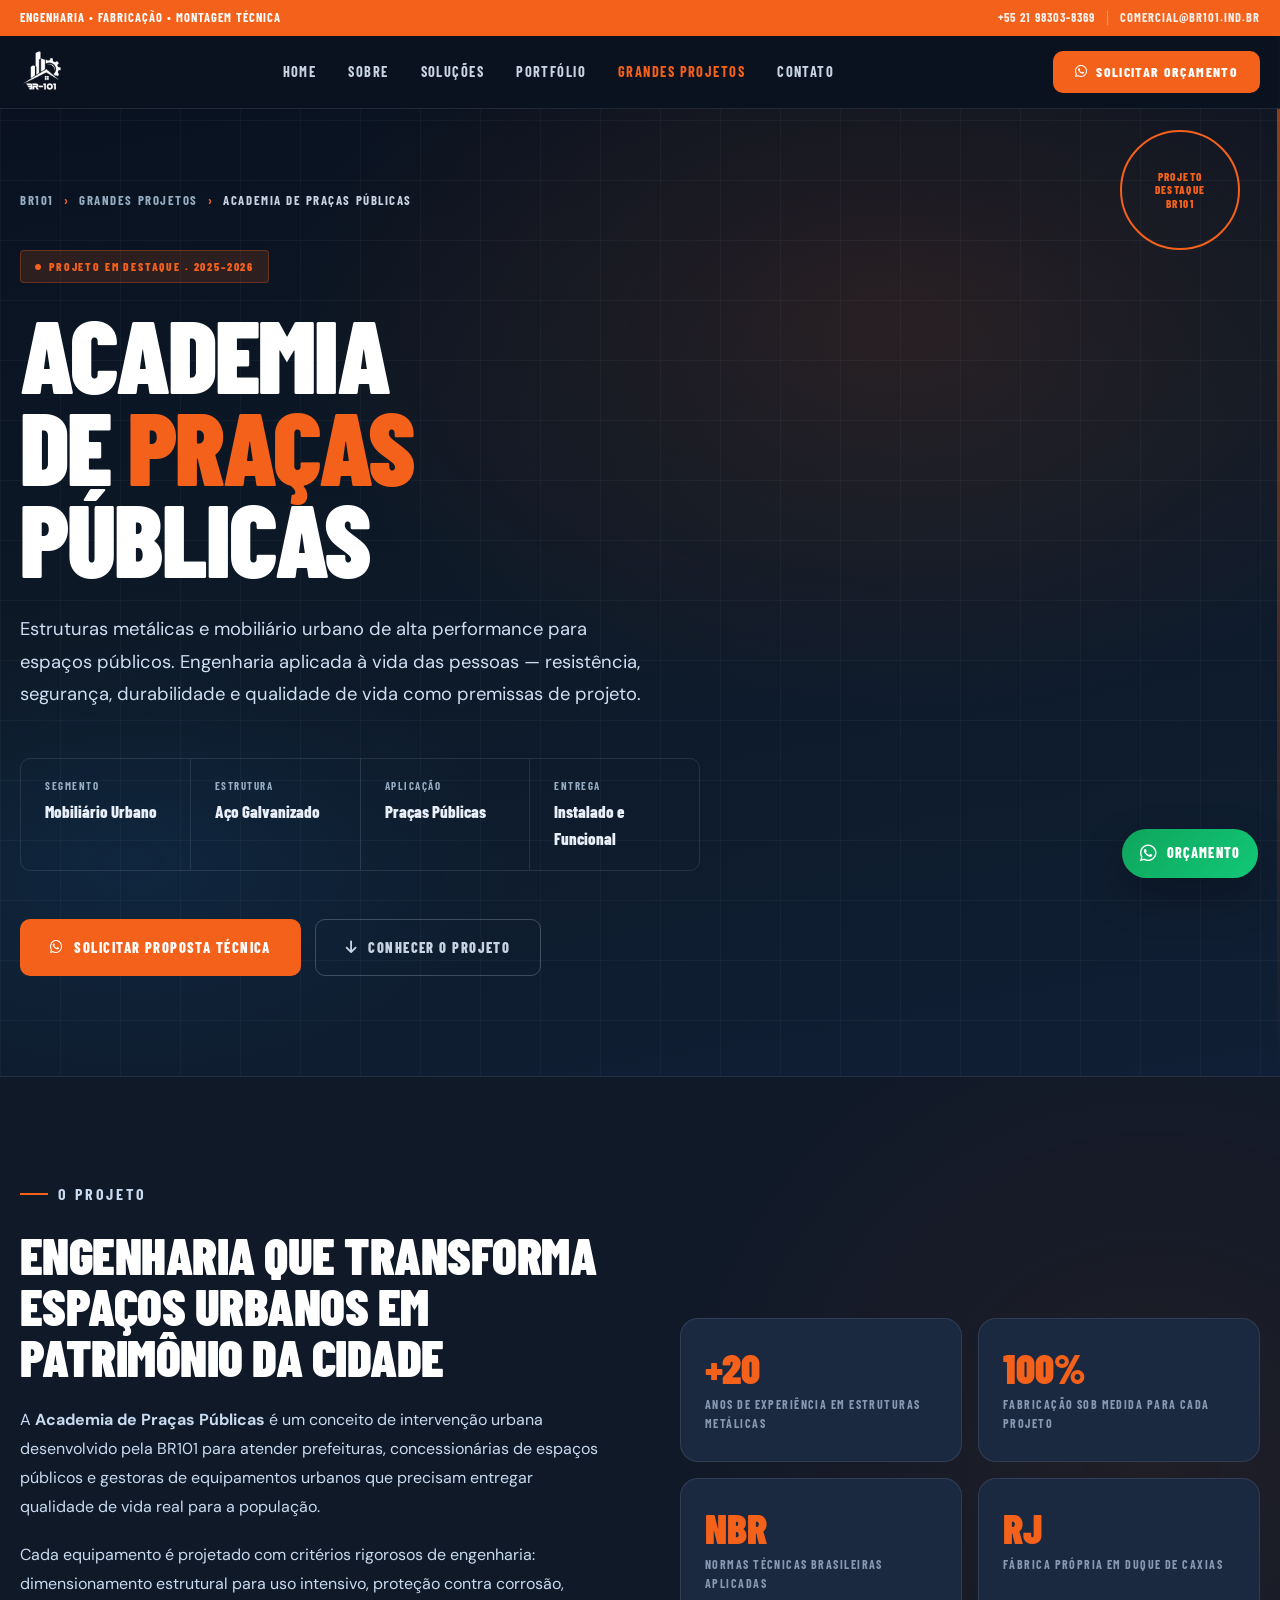
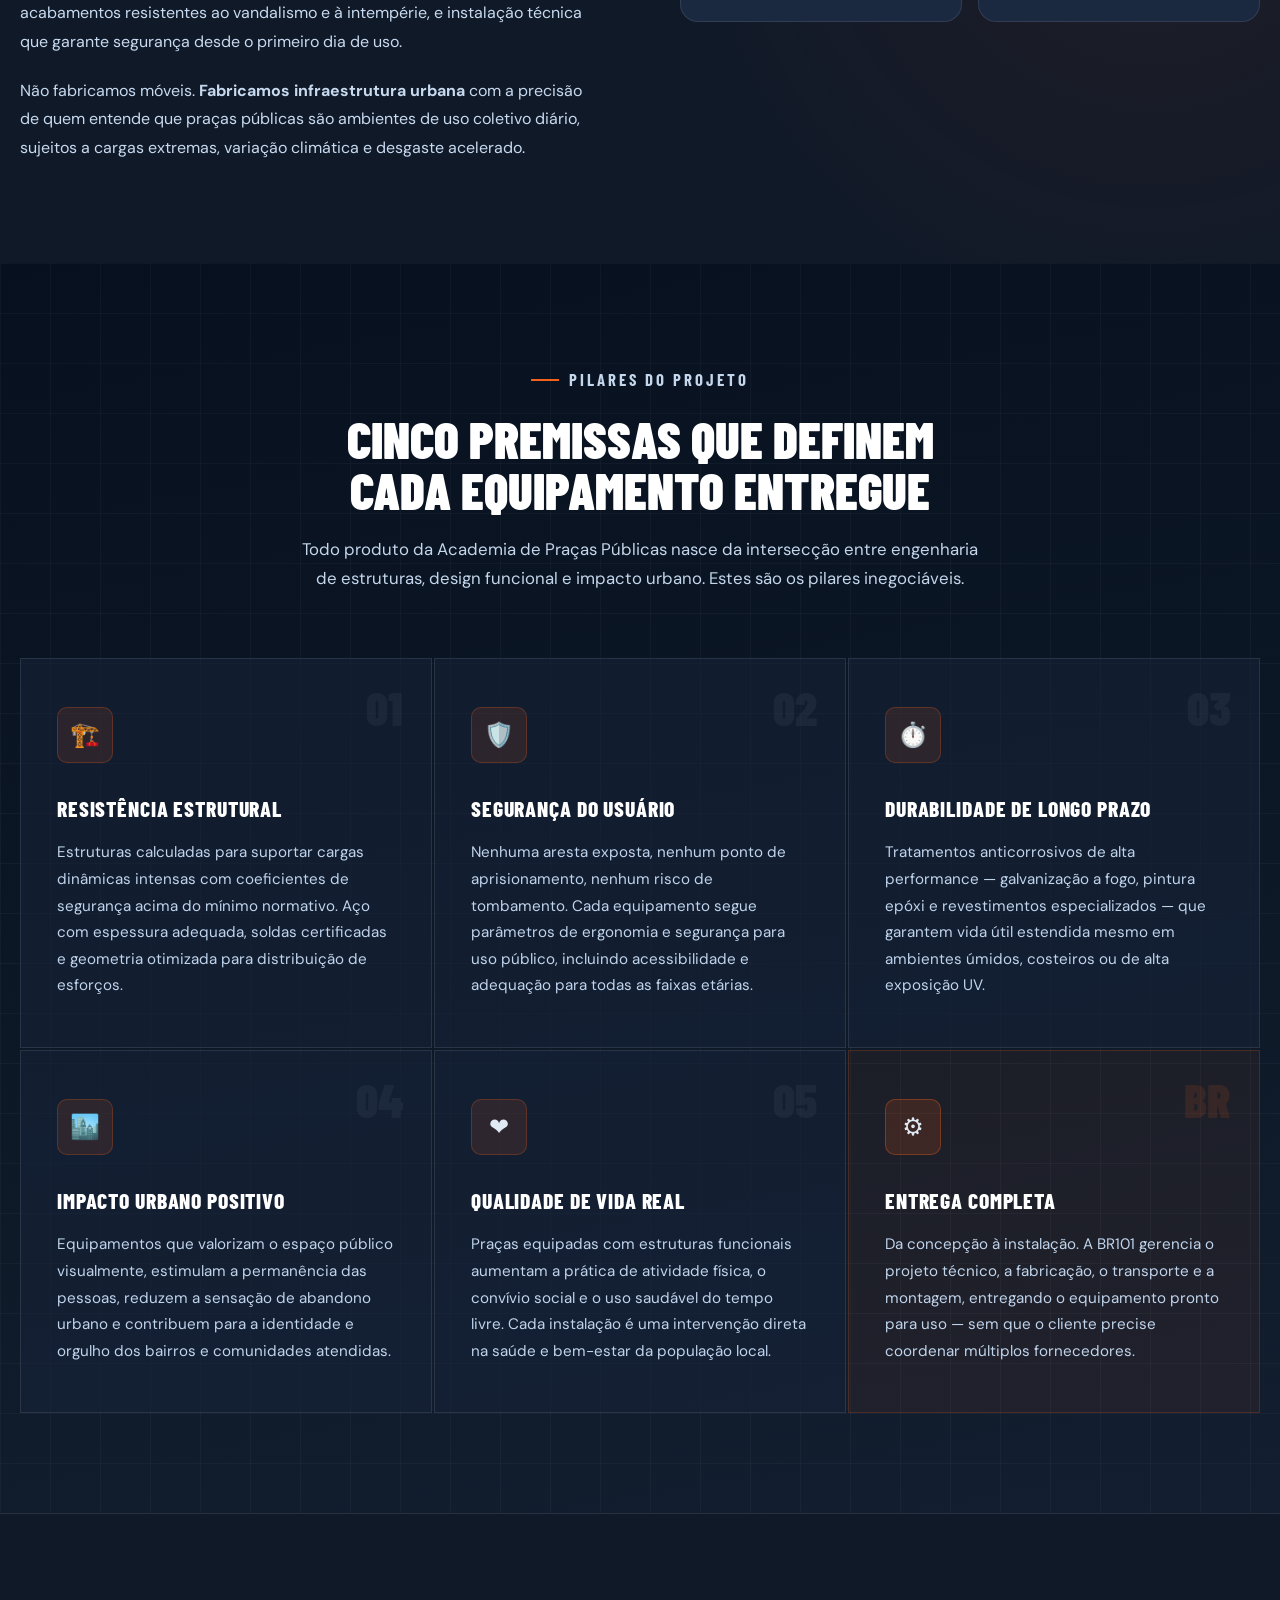
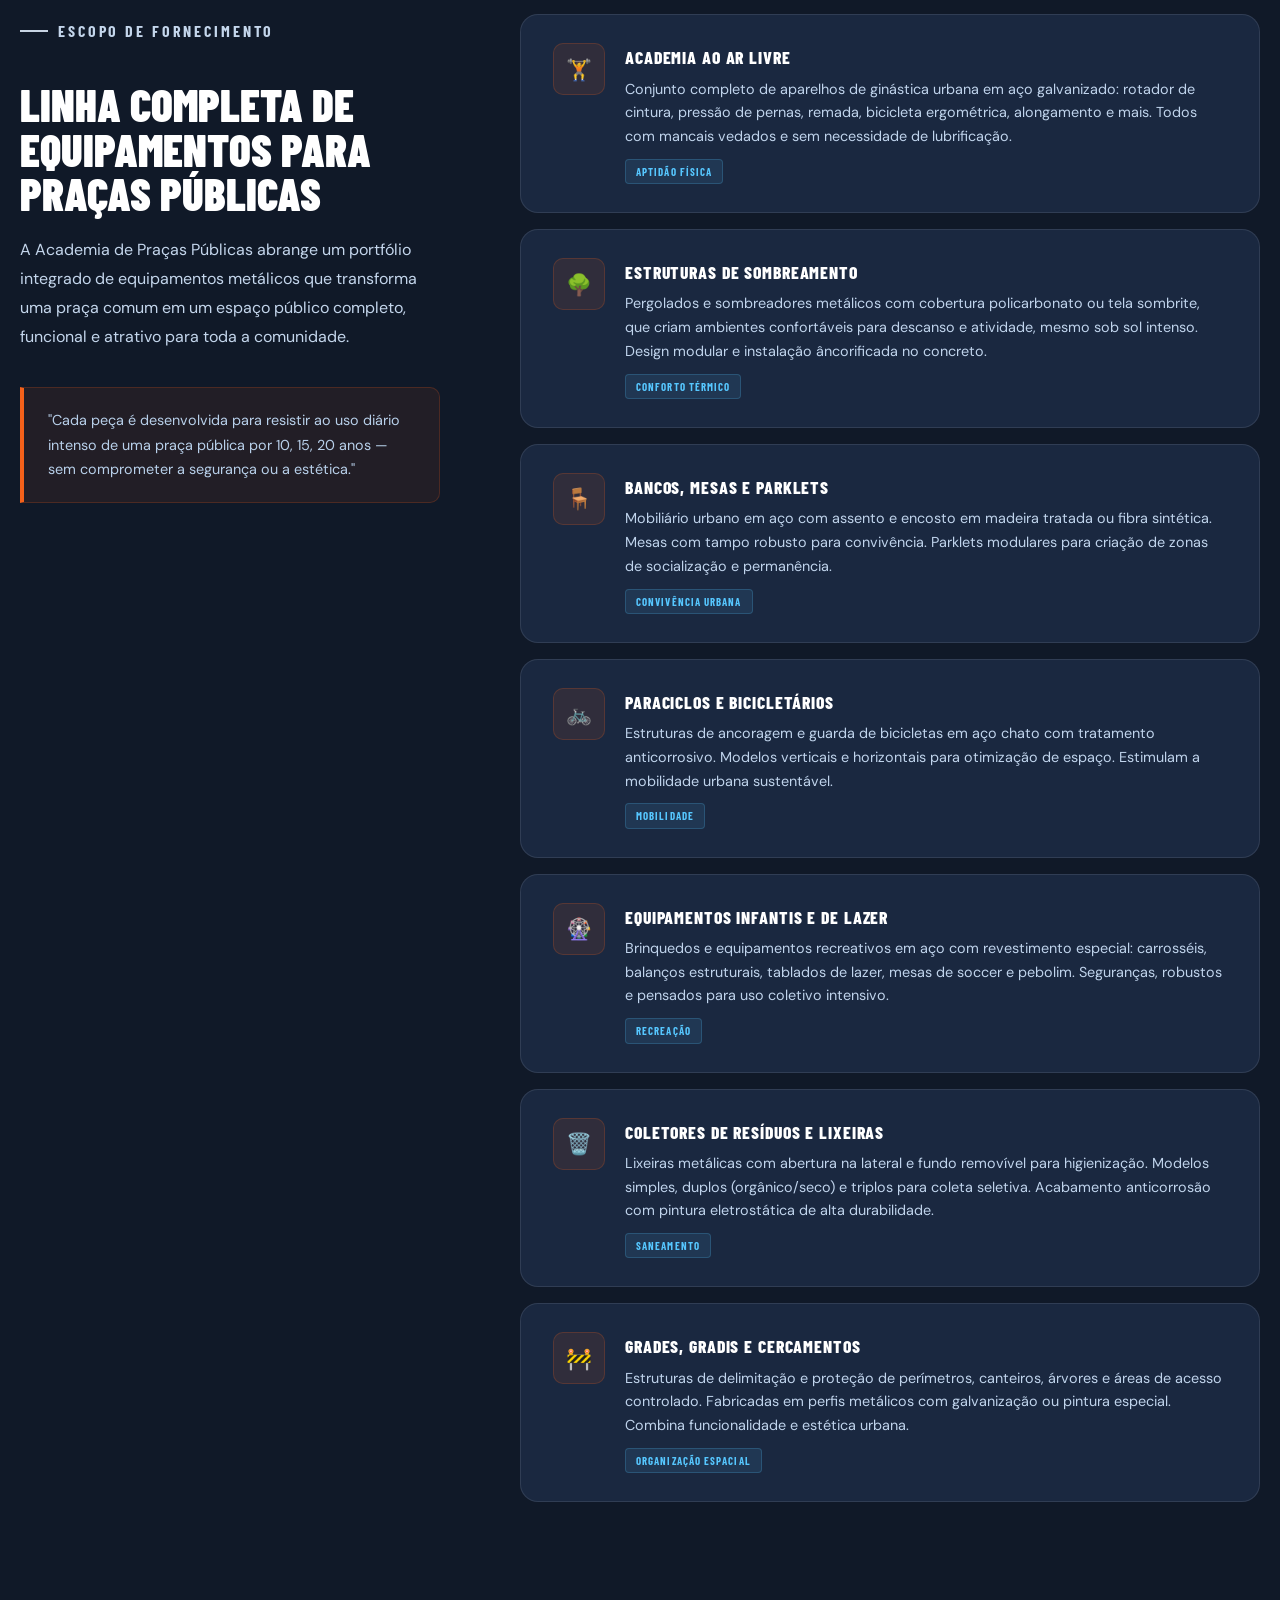
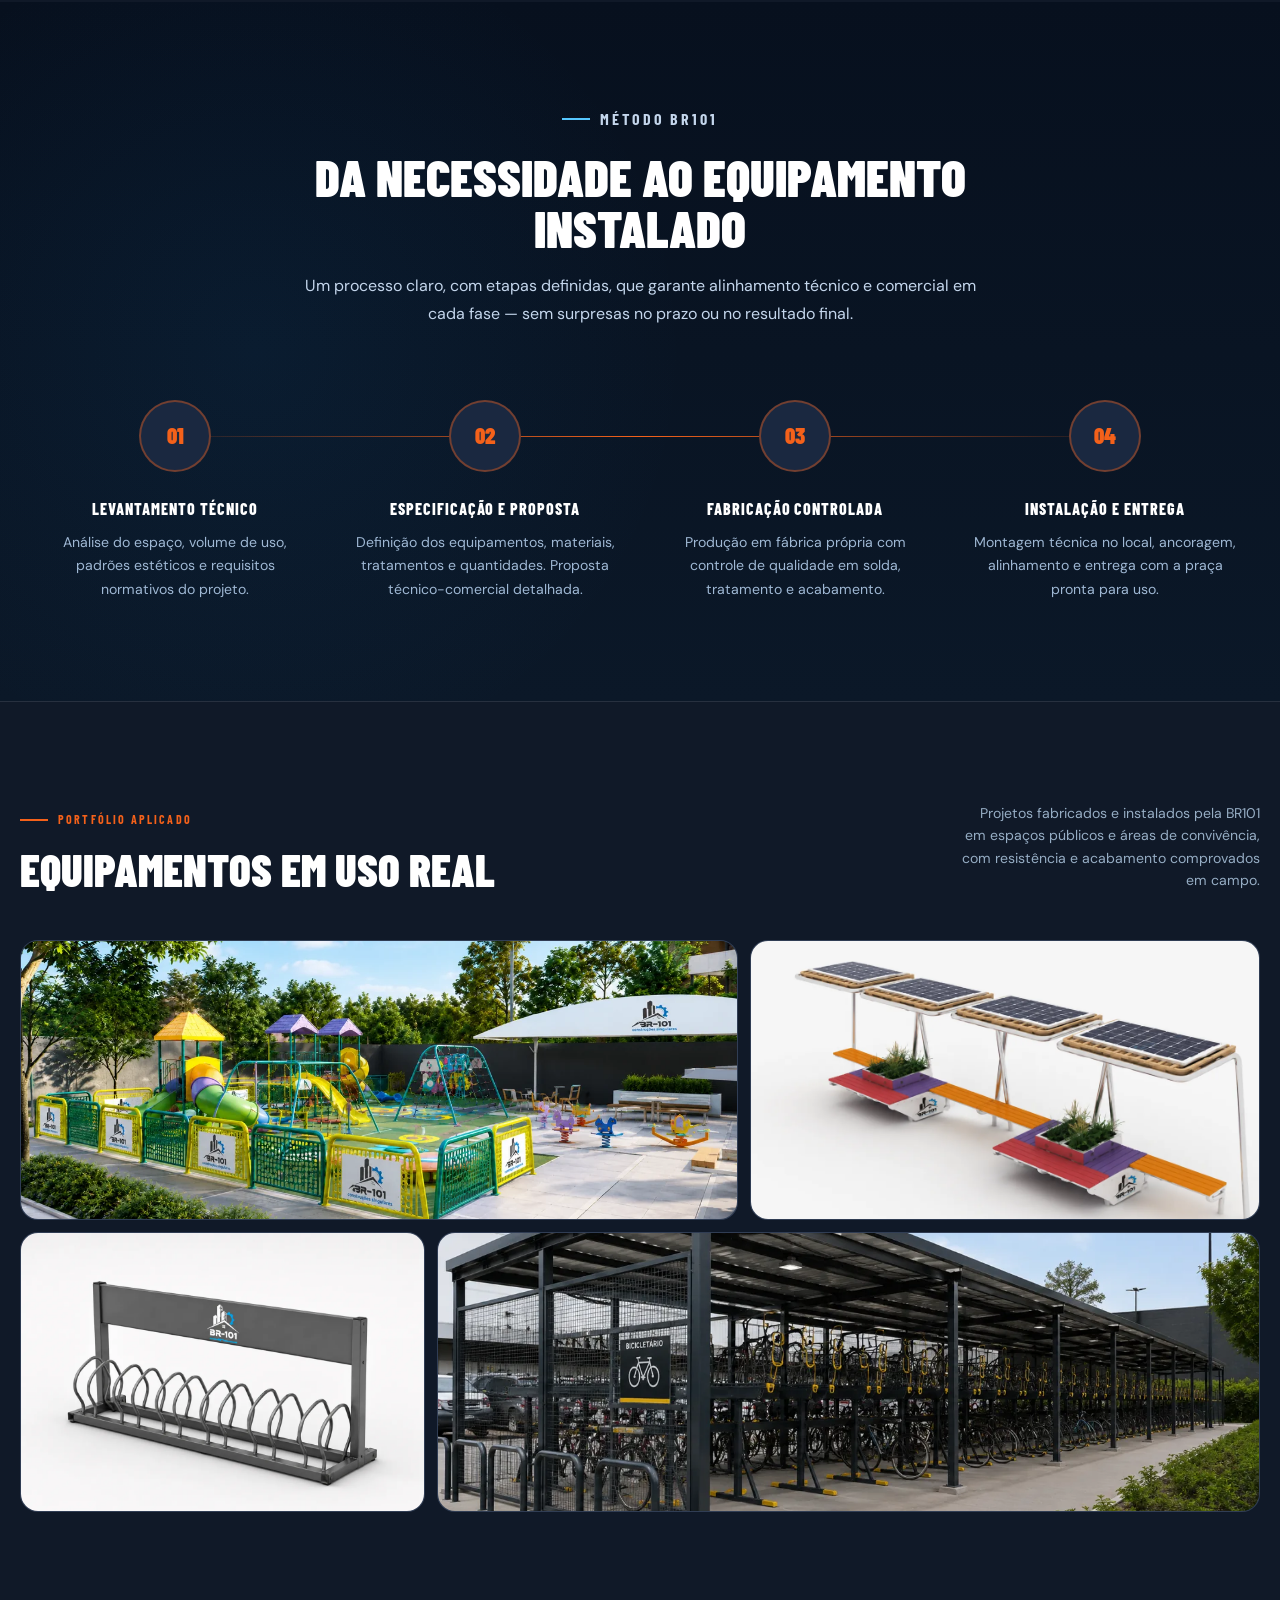
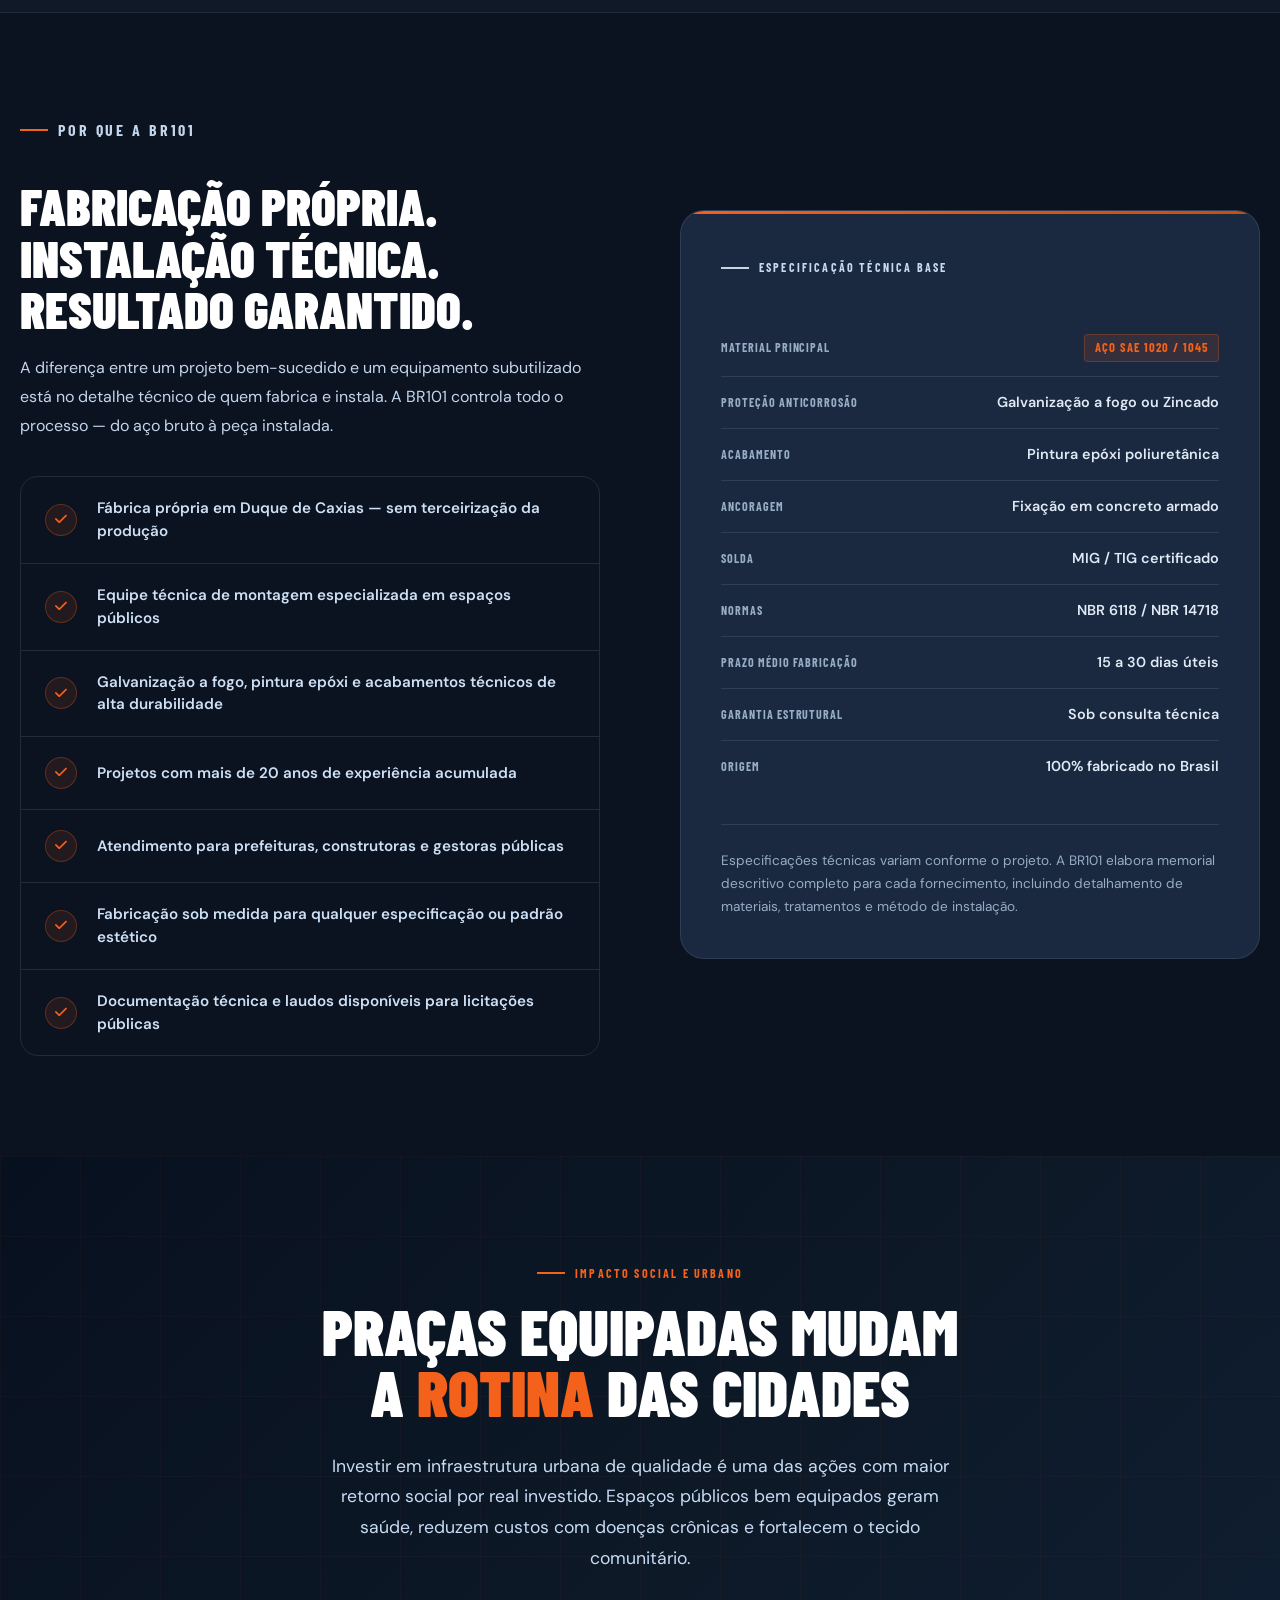
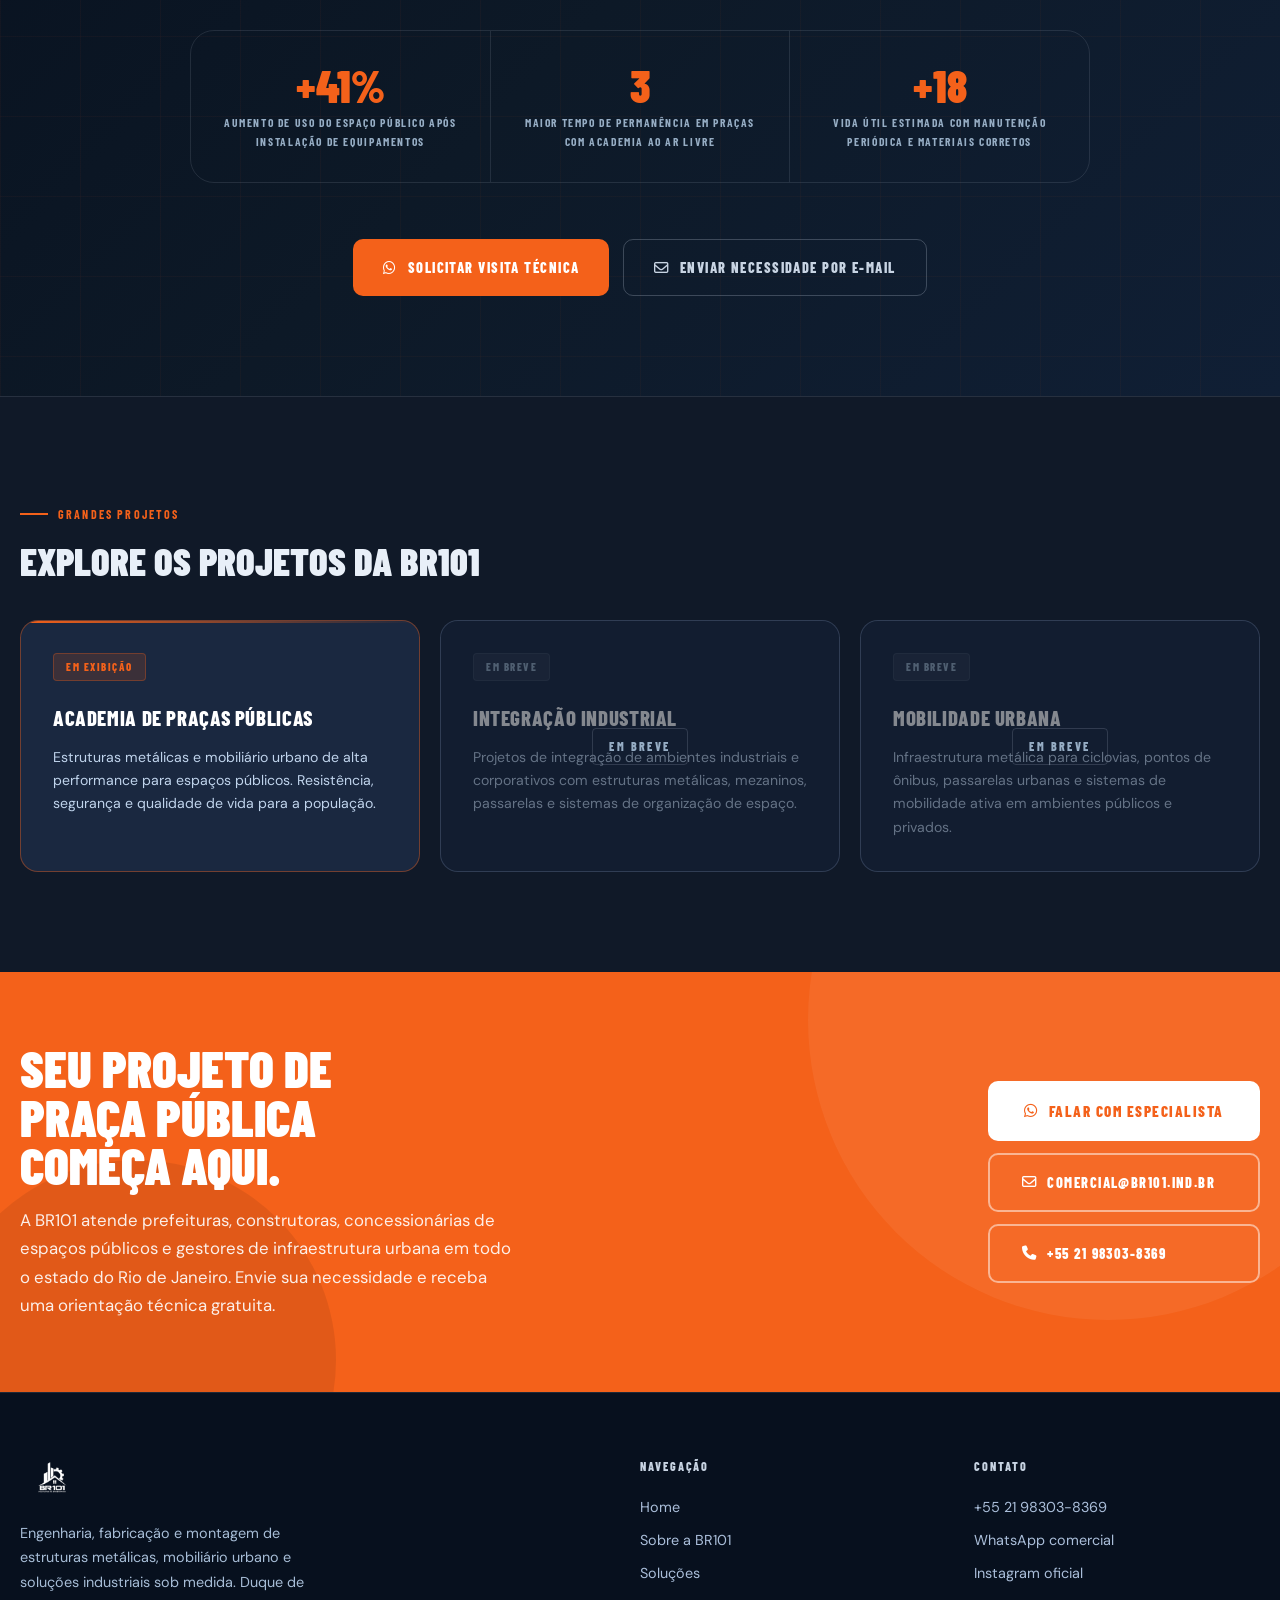
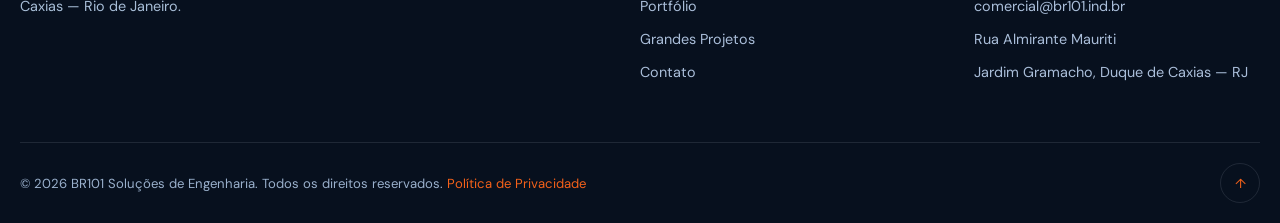
<file: grandes-projetos.html>
<!DOCTYPE html>
<html lang="pt-BR">
<head>
<meta charset="utf-8"/>
<meta content="width=device-width, initial-scale=1.0" name="viewport"/>
<meta name="description" content="BR101 Grandes Projetos — Academia de Praças Públicas: estruturas metálicas e mobiliário urbano de alta performance para espaços públicos com resistência, segurança e impacto urbano."/>
<meta property="og:title" content="BR101 | Grandes Projetos — Academia de Praças Públicas"/>
<meta property="og:description" content="Estruturas metálicas e mobiliário urbano de alta performance para espaços públicos. Resistência, segurança, durabilidade e qualidade de vida para a população."/>
<meta property="og:type" content="website"/>
<meta property="og:url" content="https://www.br101.ind.br/grandes-projetos.html"/>
<meta property="og:image" content="https://www.br101.ind.br/assets/img-webp/logo-br101.webp"/>
<meta name="twitter:image" content="https://www.br101.ind.br/assets/img-webp/logo-br101.webp"/>
<link rel="canonical" href="https://www.br101.ind.br/grandes-projetos.html"/>
<meta name="theme-color" content="#0b1220"/>
<title>BR101 | Grandes Projetos — Academia de Praças Públicas</title>

<!-- Fonts -->
<link href="https://fonts.googleapis.com" rel="preconnect"/>
<link crossorigin="" href="https://fonts.gstatic.com" rel="preconnect"/>
<link href="https://fonts.googleapis.com/css2?family=Barlow+Condensed:wght@400;600;700;800;900&family=DM+Sans:wght@400;500;600;700&family=Barlow:wght@400;500;600;700&display=swap" rel="stylesheet"/>
<link rel="stylesheet" href="https://cdnjs.cloudflare.com/ajax/libs/font-awesome/6.5.0/css/all.min.css"/>

<style>
/* ============================================================
   BR101 — GRANDES PROJETOS
   Design: Industrial-Técnico | Tipografia: Barlow Condensed + DM Sans
   Paleta: Navy profundo + Laranja industrial + Aço
============================================================ */

:root {
  --navy:        #0b1220;
  --navy-mid:    #101928;
  --navy-soft:   #162238;
  --navy-card:   #1a2840;
  --steel:       #c8d4e3;
  --steel-dark:  #8898b0;
  --orange:      #f4611a;
  --orange-dark: #c94e10;
  --orange-glow: rgba(244,97,26,0.18);
  --cyan:        #56c7ff;
  --blue:        #1687d9;
  --white:       #ffffff;
  --text-body:   #e8eff8;
  --text-muted:  #96adc4;
  --line:        rgba(200,212,227,0.12);
  --ease:        cubic-bezier(0.22, 0.9, 0.24, 1);
  --r-sm:        10px;
  --r-md:        18px;
  --r-lg:        24px;
}

*, *::before, *::after { box-sizing: border-box; margin: 0; padding: 0; }
html {
  scroll-behavior: smooth;
  overflow-x: hidden;
}

body {
  font-family: 'DM Sans', 'Barlow', system-ui, sans-serif;
  background: var(--navy);
  color: #e0eaf5;
  overflow-x: hidden;
  line-height: 1.6;
}

body.mobile-nav-open {
  overflow: hidden;
  touch-action: none;
}

a { color: inherit; text-decoration: none; }
img { display: block; max-width: 100%; height: auto; }

h1, h2, h3, h4 {
  overflow-wrap: anywhere;
}

/* ============================================================
   LAYOUT UTILITIES
============================================================ */
.container {
  width: min(1280px, calc(100% - 40px));
  margin-inline: auto;
}

.section {
  padding: 100px 0;
}

.eyebrow {
  display: inline-flex;
  align-items: center;
  gap: 10px;
  font-family: 'Barlow Condensed', sans-serif;
  font-size: 0.75rem;
  font-weight: 700;
  letter-spacing: 0.18em;
  text-transform: uppercase;
  color: var(--orange);
  margin-bottom: 18px;
}

.eyebrow::before {
  content: '';
  display: block;
  width: 28px;
  height: 2px;
  background: var(--orange);
  flex-shrink: 0;
}

.eyebrow.steel {
  color: rgba(210,228,248,0.95);
}
.eyebrow.steel::before {
  background: var(--steel);
}
.eyebrow.cyan {
  color: var(--cyan);
}
.eyebrow.cyan::before {
  background: var(--cyan);
}

/* ============================================================
   HEADER / NAV
============================================================ */
.site-header {
  position: fixed;
  top: 0;
  left: 0;
  right: 0;
  z-index: 900;
  background: rgba(11,18,32,0.95);
  backdrop-filter: blur(18px);
  border-bottom: 1px solid var(--line);
}

.header-top {
  background: var(--orange);
  padding: 8px 0;
}

.header-top-inner {
  display: flex;
  justify-content: space-between;
  align-items: center;
  font-family: 'Barlow Condensed', sans-serif;
  font-size: 0.78rem;
  font-weight: 700;
  letter-spacing: 0.08em;
  text-transform: uppercase;
  color: #fff;
}

.header-top-inner a {
  color: #fff;
  opacity: 0.9;
  transition: opacity 0.2s;
}
.header-top-inner a:hover { opacity: 1; }

.top-divider {
  width: 1px;
  height: 14px;
  background: rgba(255,255,255,0.4);
  margin: 0 12px;
  display: inline-block;
  vertical-align: middle;
}

.nav {
  display: flex;
  align-items: center;
  justify-content: space-between;
  height: 72px;
  gap: 24px;
}

.logo img {
  height: 44px;
  width: auto;
}

.nav-links {
  display: flex;
  align-items: center;
  gap: 32px;
  font-family: 'Barlow Condensed', sans-serif;
  font-size: 0.9rem;
  font-weight: 700;
  letter-spacing: 0.1em;
  text-transform: uppercase;
}

.nav-menu {
  display: flex;
  align-items: center;
}

.nav-links a {
  color: var(--steel);
  transition: color 0.2s;
  position: relative;
}

.nav-links a::after {
  content: '';
  position: absolute;
  bottom: -4px;
  left: 0;
  right: 0;
  height: 2px;
  background: var(--orange);
  transform: scaleX(0);
  transform-origin: left;
  transition: transform 0.25s var(--ease);
}

.nav-links a:hover { color: #fff; }
.nav-links a:hover::after { transform: scaleX(1); }
.nav-links a.active { color: var(--orange); }

.nav-cta {
  display: inline-flex;
  align-items: center;
  gap: 8px;
  padding: 10px 22px;
  background: var(--orange);
  color: #fff;
  font-family: 'Barlow Condensed', sans-serif;
  font-size: 0.85rem;
  font-weight: 800;
  letter-spacing: 0.1em;
  text-transform: uppercase;
  border-radius: var(--r-sm);
  transition: background 0.2s, transform 0.2s;
}

.nav-cta:hover {
  background: var(--orange-dark);
  transform: translateY(-2px);
}

.menu-toggle {
  display: none;
  align-items: center;
  justify-content: center;
  flex-direction: column;
  gap: 5px;
  width: 44px;
  height: 44px;
  cursor: pointer;
  background: none;
  border: 1px solid rgba(200,212,227,0.2);
  padding: 0;
  border-radius: 8px;
}

.menu-toggle span {
  display: block;
  width: 22px;
  height: 2px;
  background: var(--steel);
  border-radius: 2px;
  transition: transform 0.3s var(--ease), opacity 0.2s;
}

.menu-toggle:focus-visible,
.nav-links a:focus-visible {
  outline: 2px solid var(--orange);
  outline-offset: 4px;
}

/* ============================================================
   PAGE HERO — GRANDE PROJETO
============================================================ */
.page-hero {
  position: relative;
  min-height: 100vh;
  display: flex;
  flex-direction: column;
  justify-content: flex-end;
  overflow: hidden;
  padding-top: 110px;
}

.hero-bg {
  position: absolute;
  inset: 0;
  background:
    radial-gradient(ellipse 80% 60% at 70% 30%, rgba(244,97,26,0.12), transparent 60%),
    radial-gradient(ellipse 60% 40% at 10% 80%, rgba(22,135,217,0.1), transparent 50%),
    linear-gradient(170deg, #08101e 0%, #0d1927 50%, #101f35 100%);
}

/* Blueprint grid overlay */
.hero-bg::before {
  content: '';
  position: absolute;
  inset: 0;
  background-image:
    linear-gradient(rgba(200,212,227,0.04) 1px, transparent 1px),
    linear-gradient(90deg, rgba(200,212,227,0.04) 1px, transparent 1px);
  background-size: 60px 60px;
}

/* Diagonal accent stripe */
.hero-bg::after {
  content: '';
  position: absolute;
  top: 0;
  right: 0;
  width: 3px;
  height: 100%;
  background: linear-gradient(to bottom, var(--orange), transparent);
  opacity: 0.6;
}

.hero-badge {
  position: absolute;
  top: 130px;
  right: 40px;
  display: flex;
  flex-direction: column;
  align-items: center;
  justify-content: center;
  width: 120px;
  height: 120px;
  border: 2px solid var(--orange);
  border-radius: 50%;
  font-family: 'Barlow Condensed', sans-serif;
  font-size: 0.7rem;
  font-weight: 800;
  letter-spacing: 0.12em;
  text-transform: uppercase;
  color: var(--orange);
  text-align: center;
  line-height: 1.2;
  animation: rotate-badge 20s linear infinite;
}

@keyframes rotate-badge {
  to { transform: rotate(360deg); }
}

.hero-badge-inner {
  animation: rotate-badge-reverse 20s linear infinite;
  text-align: center;
}

@keyframes rotate-badge-reverse {
  to { transform: rotate(-360deg); }
}

.hero-content {
  position: relative;
  z-index: 2;
  padding: 80px 0 100px;
}

.hero-breadcrumb {
  display: flex;
  align-items: center;
  gap: 10px;
  font-family: 'Barlow Condensed', sans-serif;
  font-size: 0.8rem;
  font-weight: 700;
  letter-spacing: 0.12em;
  text-transform: uppercase;
  color: var(--text-muted);
  margin-bottom: 40px;
}

.hero-breadcrumb a {
  color: var(--text-muted);
  transition: color 0.2s;
}
.hero-breadcrumb a:hover { color: var(--orange); }
.hero-breadcrumb .sep { color: var(--orange); }

.hero-label {
  display: inline-flex;
  align-items: center;
  gap: 8px;
  padding: 6px 14px;
  background: rgba(244,97,26,0.15);
  border: 1px solid rgba(244,97,26,0.3);
  border-radius: 4px;
  font-family: 'Barlow Condensed', sans-serif;
  font-size: 0.72rem;
  font-weight: 800;
  letter-spacing: 0.16em;
  text-transform: uppercase;
  color: var(--orange);
  margin-bottom: 24px;
}

.hero-label::before {
  content: '';
  width: 6px;
  height: 6px;
  background: var(--orange);
  border-radius: 50%;
  animation: pulse-dot 2s ease-in-out infinite;
}

@keyframes pulse-dot {
  0%, 100% { opacity: 1; transform: scale(1); }
  50% { opacity: 0.4; transform: scale(0.7); }
}

.page-hero h1 {
  font-family: 'Barlow Condensed', sans-serif;
  font-size: clamp(3.5rem, 8vw, 7.5rem);
  font-weight: 900;
  line-height: 0.9;
  letter-spacing: -0.02em;
  text-transform: uppercase;
  color: var(--white);
  max-width: 900px;
  margin-bottom: 30px;
}

.page-hero h1 em {
  font-style: normal;
  color: var(--orange);
}

.hero-desc {
  font-size: 1.15rem;
  line-height: 1.75;
  color: var(--steel);
  max-width: 640px;
  margin-bottom: 48px;
}

.hero-specs {
  display: flex;
  gap: 0;
  margin-bottom: 48px;
  border: 1px solid var(--line);
  border-radius: var(--r-sm);
  overflow: hidden;
  max-width: 680px;
}

.hero-spec {
  flex: 1;
  padding: 18px 24px;
  border-right: 1px solid var(--line);
  display: flex;
  flex-direction: column;
  gap: 4px;
}

.hero-spec:last-child { border-right: none; }

.hero-spec-label {
  font-family: 'Barlow Condensed', sans-serif;
  font-size: 0.68rem;
  font-weight: 700;
  letter-spacing: 0.14em;
  text-transform: uppercase;
  color: var(--text-muted);
}

.hero-spec-value {
  font-family: 'Barlow Condensed', sans-serif;
  font-size: 1.05rem;
  font-weight: 800;
  color: var(--white);
}

.hero-actions {
  display: flex;
  flex-wrap: wrap;
  gap: 14px;
}

.btn-primary {
  display: inline-flex;
  align-items: center;
  gap: 10px;
  padding: 16px 30px;
  background: var(--orange);
  color: #fff;
  font-family: 'Barlow Condensed', sans-serif;
  font-size: 0.9rem;
  font-weight: 800;
  letter-spacing: 0.1em;
  text-transform: uppercase;
  border-radius: var(--r-sm);
  transition: background 0.2s, transform 0.2s, box-shadow 0.2s;
  max-width: 100%;
  justify-content: center;
  text-align: center;
}

.btn-primary:hover {
  background: var(--orange-dark);
  transform: translateY(-3px);
  box-shadow: 0 20px 40px rgba(244,97,26,0.3);
}

.btn-ghost {
  display: inline-flex;
  align-items: center;
  gap: 10px;
  padding: 16px 30px;
  border: 1px solid rgba(200,212,227,0.25);
  color: var(--steel);
  font-family: 'Barlow Condensed', sans-serif;
  font-size: 0.9rem;
  font-weight: 800;
  letter-spacing: 0.1em;
  text-transform: uppercase;
  border-radius: var(--r-sm);
  transition: border-color 0.2s, color 0.2s, transform 0.2s;
  max-width: 100%;
  justify-content: center;
  text-align: center;
}

.btn-ghost:hover {
  border-color: var(--orange);
  color: var(--orange);
  transform: translateY(-2px);
}

/* ============================================================
   ABOUT PROJECT SECTION
============================================================ */
.about-project {
  background:
    radial-gradient(circle at 90% 50%, rgba(244,97,26,0.07), transparent 40%),
    var(--navy-mid);
  border-top: 1px solid var(--line);
}

.about-grid {
  display: grid;
  grid-template-columns: 1fr 1fr;
  gap: 80px;
  align-items: center;
}

.about-text h2 {
  font-family: 'Barlow Condensed', sans-serif;
  font-size: clamp(2.2rem, 4vw, 3.6rem);
  font-weight: 900;
  letter-spacing: -0.01em;
  text-transform: uppercase;
  line-height: 1.0;
  color: var(--white);
  margin-bottom: 24px;
}

.about-text p {
  font-size: 1rem;
  line-height: 1.8;
  color: var(--text-body);
  margin-bottom: 20px;
}

.about-text p:last-of-type { margin-bottom: 0; }

.about-visual {
  display: flex;
  flex-direction: column;
  gap: 16px;
}

.stats-grid {
  display: grid;
  grid-template-columns: 1fr 1fr;
  gap: 16px;
}

.stat-card {
  background: var(--navy-card);
  border: 1px solid var(--line);
  border-radius: var(--r-md);
  padding: 28px 24px;
  position: relative;
  overflow: hidden;
  transition: border-color 0.3s, transform 0.3s;
}

.stat-card::before {
  content: '';
  position: absolute;
  bottom: 0;
  left: 0;
  right: 0;
  height: 3px;
  background: linear-gradient(90deg, var(--orange), var(--orange-dark));
  transform: scaleX(0);
  transform-origin: left;
  transition: transform 0.4s var(--ease);
}

.stat-card:hover {
  border-color: rgba(244,97,26,0.3);
  transform: translateY(-3px);
}

.stat-card:hover::before { transform: scaleX(1); }

.stat-number {
  font-family: 'Barlow Condensed', sans-serif;
  font-size: 2.6rem;
  font-weight: 900;
  color: var(--orange);
  line-height: 1;
  margin-bottom: 6px;
}

.stat-label {
  font-family: 'Barlow Condensed', sans-serif;
  font-size: 0.75rem;
  font-weight: 700;
  letter-spacing: 0.12em;
  text-transform: uppercase;
  color: var(--steel-dark);
}

/* ============================================================
   PILLARS — PILARES DO PROJETO
============================================================ */
.pillars {
  background:
    linear-gradient(170deg, #07101e 0%, #0d1927 60%, #131e30 100%);
  position: relative;
  overflow: hidden;
}

.pillars::before {
  content: '';
  position: absolute;
  inset: 0;
  background-image:
    linear-gradient(rgba(255,255,255,0.03) 1px, transparent 1px),
    linear-gradient(90deg, rgba(255,255,255,0.03) 1px, transparent 1px);
  background-size: 50px 50px;
  pointer-events: none;
}

.pillars-header {
  text-align: center;
  max-width: 680px;
  margin: 0 auto 64px;
}

.pillars-header h2 {
  font-family: 'Barlow Condensed', sans-serif;
  font-size: clamp(2rem, 4vw, 3.4rem);
  font-weight: 900;
  text-transform: uppercase;
  line-height: 1.0;
  color: var(--white);
  margin-bottom: 20px;
}

.pillars-header p {
  font-size: 1.05rem;
  line-height: 1.75;
  color: var(--steel);
}

.pillars-grid {
  display: grid;
  grid-template-columns: repeat(3, 1fr);
  gap: 2px;
  position: relative;
  z-index: 1;
}

.pillar-card {
  background: rgba(22, 34, 56, 0.6);
  padding: 48px 36px;
  border: 1px solid var(--line);
  position: relative;
  transition: background 0.3s;
  cursor: default;
}

.pillar-card:hover {
  background: rgba(30, 44, 68, 0.8);
}

.pillar-icon {
  width: 56px;
  height: 56px;
  border-radius: var(--r-sm);
  background: rgba(244,97,26,0.12);
  border: 1px solid rgba(244,97,26,0.25);
  display: flex;
  align-items: center;
  justify-content: center;
  font-size: 1.5rem;
  margin-bottom: 28px;
  transition: background 0.3s, border-color 0.3s;
}

.pillar-card:hover .pillar-icon {
  background: rgba(244,97,26,0.2);
  border-color: rgba(244,97,26,0.5);
}

.pillar-num {
  position: absolute;
  top: 24px;
  right: 28px;
  font-family: 'Barlow Condensed', sans-serif;
  font-size: 3rem;
  font-weight: 900;
  color: rgba(200,212,227,0.06);
  line-height: 1;
  pointer-events: none;
}

.pillar-card h3 {
  font-family: 'Barlow Condensed', sans-serif;
  font-size: 1.35rem;
  font-weight: 800;
  text-transform: uppercase;
  letter-spacing: 0.04em;
  color: var(--white);
  margin-bottom: 14px;
}

.pillar-card p {
  font-size: 0.95rem;
  line-height: 1.75;
  color: var(--text-body);
}

/* ============================================================
   SCOPE — ESCOPO TÉCNICO
============================================================ */
.scope {
  background: var(--navy-mid);
  border-top: 1px solid var(--line);
}

.scope-grid {
  display: grid;
  grid-template-columns: 420px 1fr;
  gap: 80px;
  align-items: start;
}

.scope-sticky {
  position: sticky;
  top: 100px;
}

.scope-sticky h2 {
  font-family: 'Barlow Condensed', sans-serif;
  font-size: clamp(2rem, 3.5vw, 3rem);
  font-weight: 900;
  text-transform: uppercase;
  line-height: 1.0;
  color: var(--white);
  margin-bottom: 20px;
}

.scope-sticky p {
  font-size: 1rem;
  line-height: 1.8;
  color: var(--text-body);
  margin-bottom: 36px;
}

.scope-highlight {
  background: rgba(244,97,26,0.08);
  border: 1px solid rgba(244,97,26,0.2);
  border-left: 4px solid var(--orange);
  border-radius: 0 var(--r-sm) var(--r-sm) 0;
  padding: 20px 24px;
  font-size: 0.9rem;
  line-height: 1.7;
  color: var(--steel);
  font-style: italic;
}

.items-list {
  display: flex;
  flex-direction: column;
  gap: 16px;
}

.scope-item {
  background: var(--navy-card);
  border: 1px solid var(--line);
  border-radius: var(--r-md);
  padding: 28px 32px;
  display: grid;
  grid-template-columns: 52px 1fr;
  gap: 20px;
  align-items: start;
  transition: border-color 0.3s, transform 0.3s;
}

.scope-item:hover {
  border-color: rgba(244,97,26,0.25);
  transform: translateX(6px);
}

.scope-item-icon {
  width: 52px;
  height: 52px;
  background: rgba(244,97,26,0.1);
  border: 1px solid rgba(244,97,26,0.2);
  border-radius: var(--r-sm);
  display: flex;
  align-items: center;
  justify-content: center;
  font-size: 1.3rem;
  flex-shrink: 0;
}

.scope-item-content h4 {
  font-family: 'Barlow Condensed', sans-serif;
  font-size: 1.1rem;
  font-weight: 800;
  text-transform: uppercase;
  letter-spacing: 0.05em;
  color: var(--white);
  margin-bottom: 6px;
}

.scope-item-content p {
  font-size: 0.9rem;
  line-height: 1.65;
  color: var(--text-body);
  margin: 0;
}

.scope-item-tag {
  display: inline-block;
  margin-top: 10px;
  padding: 3px 10px;
  background: rgba(86,199,255,0.1);
  border: 1px solid rgba(86,199,255,0.2);
  border-radius: 4px;
  font-family: 'Barlow Condensed', sans-serif;
  font-size: 0.68rem;
  font-weight: 700;
  letter-spacing: 0.1em;
  text-transform: uppercase;
  color: var(--cyan);
}

/* ============================================================
   PROCESS — COMO EXECUTAMOS
============================================================ */
.process {
  background:
    radial-gradient(circle at 20% 50%, rgba(22,135,217,0.07), transparent 40%),
    linear-gradient(180deg, #07101e, #0b1828);
  position: relative;
  overflow: hidden;
}

.process-header {
  text-align: center;
  max-width: 680px;
  margin: 0 auto 72px;
}

.process-header h2 {
  font-family: 'Barlow Condensed', sans-serif;
  font-size: clamp(2rem, 4vw, 3.4rem);
  font-weight: 900;
  text-transform: uppercase;
  line-height: 1.0;
  color: var(--white);
  margin-bottom: 18px;
}

.process-header p {
  font-size: 1rem;
  line-height: 1.75;
  color: var(--steel);
}

.steps-track {
  display: grid;
  grid-template-columns: repeat(4, 1fr);
  gap: 0;
  position: relative;
}

.steps-track::before {
  content: '';
  position: absolute;
  top: 36px;
  left: 10%;
  right: 10%;
  height: 1px;
  background: linear-gradient(90deg, transparent, var(--orange), transparent);
  pointer-events: none;
}

.step-item {
  padding: 0 20px;
  text-align: center;
  position: relative;
}

.step-circle {
  width: 72px;
  height: 72px;
  border-radius: 50%;
  border: 2px solid rgba(244,97,26,0.4);
  background: var(--navy-card);
  display: flex;
  align-items: center;
  justify-content: center;
  font-family: 'Barlow Condensed', sans-serif;
  font-size: 1.4rem;
  font-weight: 900;
  color: var(--orange);
  margin: 0 auto 24px;
  position: relative;
  z-index: 1;
  transition: background 0.3s, border-color 0.3s, transform 0.3s;
}

.step-item:hover .step-circle {
  background: rgba(244,97,26,0.15);
  border-color: var(--orange);
  transform: scale(1.08);
}

.step-item h4 {
  font-family: 'Barlow Condensed', sans-serif;
  font-size: 1rem;
  font-weight: 800;
  text-transform: uppercase;
  letter-spacing: 0.06em;
  color: var(--white);
  margin-bottom: 10px;
}

.step-item p {
  font-size: 0.88rem;
  line-height: 1.65;
  color: var(--text-muted);
}

/* ============================================================
   GALLERY — APLICAÇÕES VISUAIS
============================================================ */
.gallery {
  background: var(--navy-mid);
  border-top: 1px solid var(--line);
}

.gallery-header {
  display: flex;
  justify-content: space-between;
  align-items: flex-end;
  margin-bottom: 48px;
  gap: 24px;
}

.gallery-header h2 {
  font-family: 'Barlow Condensed', sans-serif;
  font-size: clamp(2rem, 3.5vw, 3rem);
  font-weight: 900;
  text-transform: uppercase;
  line-height: 1.0;
  color: var(--white);
}

.gallery-note {
  font-size: 0.88rem;
  color: var(--text-muted);
  max-width: 300px;
  text-align: right;
  line-height: 1.6;
}

.gallery-mosaic {
  display: grid;
  grid-template-columns: repeat(12, 1fr);
  grid-template-rows: 280px 280px;
  gap: 12px;
}

.gallery-item {
  border-radius: var(--r-md);
  overflow: hidden;
  position: relative;
  background: var(--navy-card);
  border: 1px solid var(--line);
}

.gallery-item:nth-child(1) { grid-column: span 7; grid-row: span 1; }
.gallery-item:nth-child(2) { grid-column: span 5; grid-row: span 1; }
.gallery-item:nth-child(3) { grid-column: span 4; grid-row: span 1; }
.gallery-item:nth-child(4) { grid-column: span 8; grid-row: span 1; }

.gallery-placeholder {
  width: 100%;
  height: 100%;
  display: flex;
  flex-direction: column;
  align-items: center;
  justify-content: center;
  gap: 12px;
  background:
    linear-gradient(135deg, rgba(22,34,56,0.8), rgba(16,26,44,0.9));
  position: relative;
  overflow: hidden;
}

.gallery-placeholder::before {
  content: '';
  position: absolute;
  inset: 0;
  background-image:
    linear-gradient(rgba(200,212,227,0.04) 1px, transparent 1px),
    linear-gradient(90deg, rgba(200,212,227,0.04) 1px, transparent 1px);
  background-size: 30px 30px;
}

.gallery-placeholder-icon {
  font-size: 2rem;
  opacity: 0.35;
  position: relative;
  z-index: 1;
}

.gallery-placeholder-text {
  font-family: 'Barlow Condensed', sans-serif;
  font-size: 0.78rem;
  font-weight: 700;
  letter-spacing: 0.1em;
  text-transform: uppercase;
  color: var(--text-muted);
  position: relative;
  z-index: 1;
}

.gallery-overlay {
  position: absolute;
  inset: 0;
  background: linear-gradient(to top, rgba(11,18,32,0.8), transparent);
  opacity: 0;
  transition: opacity 0.3s;
  display: flex;
  align-items: flex-end;
  padding: 20px;
}

.gallery-item:hover .gallery-overlay { opacity: 1; }

.gallery-overlay-label {
  font-family: 'Barlow Condensed', sans-serif;
  font-size: 0.9rem;
  font-weight: 700;
  letter-spacing: 0.1em;
  text-transform: uppercase;
  color: var(--white);
}

.gallery-real {
  width: 100%;
  height: 100%;
  object-fit: cover;
  transition: transform 0.5s var(--ease);
}

.gallery-item:hover .gallery-real { transform: scale(1.04); }

/* ============================================================
   DIFFERENTIATORS — DIFERENCIAIS TÉCNICOS
============================================================ */
.differentiators {
  background: var(--navy);
  border-top: 1px solid var(--line);
}

.diff-grid {
  display: grid;
  grid-template-columns: 1fr 1fr;
  gap: 80px;
  align-items: center;
}

.diff-copy h2 {
  font-family: 'Barlow Condensed', sans-serif;
  font-size: clamp(2.2rem, 4vw, 3.5rem);
  font-weight: 900;
  text-transform: uppercase;
  line-height: 1.0;
  color: var(--white);
  margin-bottom: 20px;
}

.diff-copy p {
  font-size: 1rem;
  line-height: 1.8;
  color: var(--text-body);
  margin-bottom: 36px;
}

.diff-list {
  display: flex;
  flex-direction: column;
  gap: 0;
  border: 1px solid var(--line);
  border-radius: var(--r-md);
  overflow: hidden;
}

.diff-item {
  display: flex;
  align-items: center;
  gap: 20px;
  padding: 20px 24px;
  border-bottom: 1px solid var(--line);
  transition: background 0.2s;
}

.diff-item:last-child { border-bottom: none; }
.diff-item:hover { background: rgba(255,255,255,0.03); }

.diff-check {
  width: 32px;
  height: 32px;
  border-radius: 50%;
  background: rgba(244,97,26,0.1);
  border: 1px solid rgba(244,97,26,0.3);
  display: flex;
  align-items: center;
  justify-content: center;
  flex-shrink: 0;
  color: var(--orange);
  font-size: 0.85rem;
}

.diff-item-text {
  font-size: 0.95rem;
  font-weight: 600;
  color: var(--steel);
  line-height: 1.5;
}

.diff-visual {
  background: var(--navy-card);
  border: 1px solid var(--line);
  border-radius: var(--r-lg);
  padding: 40px;
  position: relative;
  overflow: hidden;
}

.diff-visual::before {
  content: '';
  position: absolute;
  top: 0;
  left: 0;
  right: 0;
  height: 3px;
  background: linear-gradient(90deg, var(--orange), var(--orange-dark));
}

.tech-spec-table {
  width: 100%;
  border-collapse: collapse;
}

.tech-spec-table tr {
  border-bottom: 1px solid var(--line);
}

.tech-spec-table tr:last-child { border-bottom: none; }

.tech-spec-table td {
  padding: 14px 0;
  font-size: 0.9rem;
  vertical-align: middle;
}

.tech-spec-table td:first-child {
  color: var(--text-muted);
  font-family: 'Barlow Condensed', sans-serif;
  font-weight: 700;
  letter-spacing: 0.08em;
  text-transform: uppercase;
  font-size: 0.75rem;
  width: 40%;
}

.tech-spec-table td:last-child {
  color: var(--white);
  font-weight: 600;
  text-align: right;
}

.tech-spec-badge {
  display: inline-block;
  padding: 3px 10px;
  background: rgba(244,97,26,0.12);
  border: 1px solid rgba(244,97,26,0.25);
  border-radius: 4px;
  font-family: 'Barlow Condensed', sans-serif;
  font-size: 0.78rem;
  font-weight: 700;
  letter-spacing: 0.08em;
  text-transform: uppercase;
  color: var(--orange);
}

/* ============================================================
   IMPACT — IMPACTO URBANO
============================================================ */
.impact {
  background:
    linear-gradient(135deg, #07101e 0%, #0d1927 50%, #101f35 100%);
  position: relative;
  overflow: hidden;
  text-align: center;
}

.impact::before {
  content: '';
  position: absolute;
  inset: 0;
  background-image:
    linear-gradient(rgba(244,97,26,0.04) 1px, transparent 1px),
    linear-gradient(90deg, rgba(244,97,26,0.04) 1px, transparent 1px);
  background-size: 80px 80px;
}

.impact-inner {
  position: relative;
  z-index: 1;
}

.impact h2 {
  font-family: 'Barlow Condensed', sans-serif;
  font-size: clamp(2.5rem, 5vw, 5rem);
  font-weight: 900;
  text-transform: uppercase;
  line-height: 0.95;
  color: var(--white);
  max-width: 900px;
  margin: 0 auto 28px;
}

.impact h2 em {
  font-style: normal;
  color: var(--orange);
}

.impact-desc {
  font-size: 1.1rem;
  line-height: 1.75;
  color: var(--steel);
  max-width: 640px;
  margin: 0 auto 56px;
}

.impact-numbers {
  display: flex;
  justify-content: center;
  gap: 0;
  flex-wrap: wrap;
  margin-bottom: 56px;
  border: 1px solid var(--line);
  border-radius: var(--r-lg);
  overflow: hidden;
  max-width: 900px;
  margin-inline: auto;
  margin-bottom: 56px;
}

.impact-num {
  flex: 1;
  min-width: 160px;
  padding: 32px 24px;
  border-right: 1px solid var(--line);
  display: flex;
  flex-direction: column;
  gap: 6px;
}

.impact-num:last-child { border-right: none; }

.impact-num-val {
  font-family: 'Barlow Condensed', sans-serif;
  font-size: 2.8rem;
  font-weight: 900;
  color: var(--orange);
  line-height: 1;
}

.impact-num-label {
  font-family: 'Barlow Condensed', sans-serif;
  font-size: 0.72rem;
  font-weight: 700;
  letter-spacing: 0.14em;
  text-transform: uppercase;
  color: var(--text-muted);
}

/* ============================================================
   PROJECTS CTA — OUTROS PROJETOS
============================================================ */
.other-projects {
  background: var(--navy-mid);
  border-top: 1px solid var(--line);
}

.other-projects h2 {
  font-family: 'Barlow Condensed', sans-serif;
  font-size: clamp(1.8rem, 3vw, 2.6rem);
  font-weight: 900;
  text-transform: uppercase;
  line-height: 1.0;
  color: var(--white);
  margin-bottom: 40px;
}

.projects-list {
  display: grid;
  grid-template-columns: repeat(3, 1fr);
  gap: 20px;
}

.project-teaser {
  background: var(--navy-card);
  border: 1px solid var(--line);
  border-radius: var(--r-md);
  padding: 32px;
  position: relative;
  overflow: hidden;
  transition: border-color 0.3s, transform 0.3s;
  cursor: default;
}

.project-teaser.active {
  border-color: rgba(244,97,26,0.4);
}

.project-teaser:hover:not(.coming-soon) {
  border-color: rgba(244,97,26,0.3);
  transform: translateY(-4px);
}

.project-teaser::before {
  content: '';
  position: absolute;
  top: 0;
  left: 0;
  right: 0;
  height: 2px;
  background: linear-gradient(90deg, var(--orange), transparent);
  opacity: 0;
  transition: opacity 0.3s;
}

.project-teaser.active::before { opacity: 1; }
.project-teaser:hover::before { opacity: 0.5; }

.project-teaser-badge {
  display: inline-block;
  padding: 4px 12px;
  border-radius: 4px;
  font-family: 'Barlow Condensed', sans-serif;
  font-size: 0.68rem;
  font-weight: 800;
  letter-spacing: 0.14em;
  text-transform: uppercase;
  margin-bottom: 20px;
}

.project-teaser-badge.current {
  background: rgba(244,97,26,0.15);
  border: 1px solid rgba(244,97,26,0.3);
  color: var(--orange);
}

.project-teaser-badge.soon {
  background: rgba(120,130,150,0.15);
  border: 1px solid rgba(120,130,150,0.2);
  color: var(--text-muted);
}

.project-teaser h3 {
  font-family: 'Barlow Condensed', sans-serif;
  font-size: 1.3rem;
  font-weight: 800;
  text-transform: uppercase;
  letter-spacing: 0.03em;
  color: var(--white);
  margin-bottom: 12px;
}

.project-teaser p {
  font-size: 0.88rem;
  line-height: 1.65;
  color: var(--text-body);
}

.coming-soon-overlay {
  position: absolute;
  inset: 0;
  background: rgba(11,18,32,0.5);
  display: flex;
  align-items: center;
  justify-content: center;
}

.coming-soon-tag {
  font-family: 'Barlow Condensed', sans-serif;
  font-size: 0.75rem;
  font-weight: 800;
  letter-spacing: 0.2em;
  text-transform: uppercase;
  color: var(--text-muted);
  border: 1px solid rgba(120,130,150,0.3);
  padding: 8px 16px;
  border-radius: 4px;
}

/* ============================================================
   CONTACT CTA
============================================================ */
.contact-cta {
  background: var(--orange);
  position: relative;
  overflow: hidden;
}

.contact-cta::before {
  content: '';
  position: absolute;
  top: -60%;
  right: -10%;
  width: 600px;
  height: 600px;
  border-radius: 50%;
  background: rgba(255,255,255,0.06);
  pointer-events: none;
}

.contact-cta::after {
  content: '';
  position: absolute;
  bottom: -40%;
  left: -5%;
  width: 400px;
  height: 400px;
  border-radius: 50%;
  background: rgba(0,0,0,0.08);
  pointer-events: none;
}

.cta-inner {
  position: relative;
  z-index: 1;
  display: flex;
  justify-content: space-between;
  align-items: center;
  gap: 40px;
  padding: 72px 0;
}

.cta-text h2 {
  font-family: 'Barlow Condensed', sans-serif;
  font-size: clamp(2.2rem, 4vw, 3.8rem);
  font-weight: 900;
  text-transform: uppercase;
  line-height: 0.95;
  color: #fff;
  margin-bottom: 16px;
}

.cta-text p {
  font-size: 1.05rem;
  line-height: 1.7;
  color: rgba(255,255,255,0.85);
  max-width: 500px;
}

.cta-actions {
  display: flex;
  flex-direction: column;
  gap: 12px;
  flex-shrink: 0;
}

.btn-white {
  display: inline-flex;
  align-items: center;
  gap: 10px;
  padding: 18px 36px;
  background: #fff;
  color: var(--orange);
  font-family: 'Barlow Condensed', sans-serif;
  font-size: 0.95rem;
  font-weight: 800;
  letter-spacing: 0.1em;
  text-transform: uppercase;
  border-radius: var(--r-sm);
  white-space: nowrap;
  transition: transform 0.2s, box-shadow 0.2s;
}

.btn-white:hover {
  transform: translateY(-3px);
  box-shadow: 0 20px 40px rgba(0,0,0,0.2);
}

.btn-outline-white {
  display: inline-flex;
  align-items: center;
  gap: 10px;
  padding: 16px 32px;
  border: 2px solid rgba(255,255,255,0.5);
  color: #fff;
  font-family: 'Barlow Condensed', sans-serif;
  font-size: 0.9rem;
  font-weight: 800;
  letter-spacing: 0.1em;
  text-transform: uppercase;
  border-radius: var(--r-sm);
  white-space: nowrap;
  transition: border-color 0.2s, background 0.2s;
}

.btn-outline-white:hover {
  border-color: #fff;
  background: rgba(255,255,255,0.1);
}

/* ============================================================
   FOOTER
============================================================ */
.footer {
  background: var(--navy-dark, #07101e);
  border-top: 1px solid var(--line);
}

.footer-main {
  display: grid;
  grid-template-columns: 2fr 1fr 1fr;
  gap: 48px;
  padding: 64px 0 48px;
}

.footer-brand img {
  height: 44px;
  width: auto;
  margin-bottom: 20px;
}

.footer-brand p {
  font-size: 0.9rem;
  line-height: 1.7;
  color: var(--text-muted);
  max-width: 320px;
}

.footer-col h4 {
  font-family: 'Barlow Condensed', sans-serif;
  font-size: 0.75rem;
  font-weight: 800;
  letter-spacing: 0.16em;
  text-transform: uppercase;
  color: var(--steel);
  margin-bottom: 20px;
}

.footer-col a,
.footer-col span {
  display: block;
  font-size: 0.9rem;
  color: var(--text-muted);
  margin-bottom: 10px;
  transition: color 0.2s;
}

.footer-col a:hover { color: var(--orange); }

.footer-bottom {
  border-top: 1px solid var(--line);
  padding: 20px 0;
  display: flex;
  justify-content: space-between;
  align-items: center;
  gap: 16px;
}

.footer-bottom p {
  font-size: 0.82rem;
  color: var(--text-muted);
}

.footer-bottom a {
  color: var(--orange);
  font-size: 0.82rem;
  transition: opacity 0.2s;
}

.footer-bottom a:hover { opacity: 0.8; }

.back-top {
  width: 40px;
  height: 40px;
  border: 1px solid var(--line);
  border-radius: 50%;
  display: flex;
  align-items: center;
  justify-content: center;
  color: var(--text-muted);
  font-size: 0.9rem;
  transition: border-color 0.2s, color 0.2s;
}

.back-top:hover {
  border-color: var(--orange);
  color: var(--orange);
}

/* ============================================================
   FLOATING WHATSAPP
============================================================ */
.floating-wa {
  position: fixed;
  right: 22px;
  bottom: 22px;
  z-index: 999;
  display: inline-flex;
  align-items: center;
  gap: 9px;
  padding: 13px 18px;
  background: linear-gradient(135deg, #0ea55b, #12c878);
  color: #fff;
  border-radius: 999px;
  font-family: 'Barlow Condensed', sans-serif;
  font-size: 0.88rem;
  font-weight: 800;
  letter-spacing: 0.08em;
  text-transform: uppercase;
  box-shadow: 0 18px 42px rgba(0,0,0,0.28);
  transition: transform 0.2s, filter 0.2s;
}

.floating-wa:hover {
  transform: translateY(-3px);
  filter: brightness(1.07);
}

/* ============================================================
   ANIMATIONS
============================================================ */
.reveal {
  opacity: 0;
  transform: translateY(28px);
  transition: opacity 0.7s var(--ease), transform 0.7s var(--ease);
}

.reveal.visible {
  opacity: 1;
  transform: none;
}

.reveal-left {
  opacity: 0;
  transform: translateX(-28px);
  transition: opacity 0.7s var(--ease), transform 0.7s var(--ease);
}

.reveal-left.visible {
  opacity: 1;
  transform: none;
}

.reveal-right {
  opacity: 0;
  transform: translateX(28px);
  transition: opacity 0.7s var(--ease), transform 0.7s var(--ease);
}

.reveal-right.visible {
  opacity: 1;
  transform: none;
}

.delay-1 { transition-delay: 0.1s; }
.delay-2 { transition-delay: 0.2s; }
.delay-3 { transition-delay: 0.3s; }
.delay-4 { transition-delay: 0.4s; }
.delay-5 { transition-delay: 0.5s; }

/* ============================================================
   RESPONSIVE
============================================================ */
@media (max-width: 1024px) {
  .container { width: min(100% - 36px, 1280px); }
  .nav { gap: 16px; }
  .nav-links { gap: 18px; }
  .reveal-left,
  .reveal-right {
    transform: translateY(28px);
  }
  .about-grid { grid-template-columns: 1fr; gap: 48px; }
  .scope-grid { grid-template-columns: 1fr; gap: 48px; }
  .scope-sticky { position: static; }
  .diff-grid { grid-template-columns: 1fr; gap: 48px; }
  .pillars-grid { grid-template-columns: 1fr 1fr; }
  .steps-track { grid-template-columns: 1fr 1fr; gap: 40px; }
  .steps-track::before { display: none; }
  .gallery-mosaic {
    grid-template-columns: 1fr 1fr;
    grid-template-rows: auto;
  }
  .gallery-item:nth-child(1),
  .gallery-item:nth-child(2),
  .gallery-item:nth-child(3),
  .gallery-item:nth-child(4) {
    grid-column: span 1;
    grid-row: span 1;
    height: 220px;
  }
  .cta-inner { flex-direction: column; text-align: center; }
  .cta-actions { align-items: center; }
  .footer-main { grid-template-columns: 1fr 1fr; }
}

@media (max-width: 768px) {
  .container { width: min(100% - 32px, 1280px); }
  .section { padding: 72px 0; }
  .header-top { display: none; }
  .nav { height: 72px; }
  .nav-cta { display: none; }
  .page-hero {
    min-height: auto;
    padding-top: 92px;
  }
  .hero-content { padding: 72px 0 68px; }
  .hero-badge { display: none; }
  .page-hero h1 { font-size: clamp(2.45rem, 10vw, 5rem); line-height: 0.96; }
  .hero-desc { font-size: 1rem; line-height: 1.68; }
  .hero-specs { flex-direction: column; }
  .hero-spec { border-right: none; border-bottom: 1px solid var(--line); }
  .hero-spec:last-child { border-bottom: none; }
  .pillars-grid { grid-template-columns: 1fr; }
  .steps-track { grid-template-columns: 1fr; }
  .projects-list { grid-template-columns: 1fr; }
  .stats-grid { grid-template-columns: 1fr 1fr; }
  .impact-numbers { flex-direction: column; }
  .impact-num { border-right: none; border-bottom: 1px solid var(--line); }
  .impact-num:last-child { border-bottom: none; }
  .gallery-header { flex-direction: column; align-items: flex-start; }
  .gallery-note { text-align: left; max-width: 100%; }
  .footer-main { grid-template-columns: 1fr; gap: 32px; }
  .header-top-inner { flex-direction: column; gap: 4px; font-size: 0.72rem; }
  .nav-menu {
    position: fixed;
    inset: 0;
    width: 100vw;
    min-height: 100vh;
    min-height: 100dvh;
    height: 100vh;
    height: 100dvh;
    z-index: 920;
    display: flex;
    justify-content: flex-end;
    padding: clamp(10px, 2.2vw, 22px);
    background: rgba(3,8,18,0.66);
    opacity: 0;
    visibility: hidden;
    pointer-events: none;
    transition: opacity 0.28s ease, visibility 0.28s ease;
  }
  .nav-links {
    align-items: stretch;
    flex-direction: column;
    justify-content: flex-start;
    gap: 10px;
    width: min(100%, 430px);
    height: auto;
    min-height: 0;
    align-self: stretch;
    margin-left: auto;
    padding:
      max(82px, calc(env(safe-area-inset-top) + 70px))
      clamp(18px, 4vw, 30px)
      max(24px, env(safe-area-inset-bottom));
    border: 1px solid rgba(255,255,255,0.12);
    border-radius: 22px;
    background: linear-gradient(160deg, rgba(22,34,56,0.98), rgba(7,16,28,0.99));
    box-shadow: -20px 0 72px rgba(0,0,0,0.42);
    overflow-y: auto;
    overscroll-behavior: contain;
    opacity: 0;
    transform: translateX(28px);
    transition: opacity 0.28s ease, transform 0.36s var(--ease);
  }
  .menu-toggle { display: flex; }
  .nav-menu.open {
    opacity: 1;
    visibility: visible;
    pointer-events: auto;
    backdrop-filter: blur(10px);
  }
  .nav-menu.open .nav-links {
    opacity: 1;
    transform: translateX(0);
  }
  .nav-menu.open .nav-links a {
    display: flex;
    min-height: 54px;
    align-items: center;
    padding: 12px 16px;
    border: 1px solid rgba(255,255,255,0.08);
    border-radius: 12px;
    color: rgba(226,237,250,0.92);
    background: rgba(255,255,255,0.045);
    font-size: clamp(1.08rem, 3.2vw, 1.34rem);
    white-space: normal;
  }
  .menu-toggle.open {
    position: fixed;
    top: max(16px, env(safe-area-inset-top));
    right: max(18px, env(safe-area-inset-right));
    z-index: 930;
    background: rgba(255,255,255,0.1);
  }
  .menu-toggle.open span:nth-child(1) {
    transform: translateY(7px) rotate(45deg);
  }
  .menu-toggle.open span:nth-child(2) {
    opacity: 0;
    transform: scaleX(0);
  }
  .menu-toggle.open span:nth-child(3) {
    transform: translateY(-7px) rotate(-45deg);
  }
  body.mobile-nav-open .floating-wa {
    opacity: 0;
    pointer-events: none;
    transform: translateY(14px);
  }
  .footer-bottom { flex-direction: column; text-align: center; }
  .floating-wa span { display: none; }
  .hero-actions { flex-direction: column; }
  .btn-primary, .btn-ghost {
    width: 100%;
    justify-content: center;
    white-space: normal;
    padding-inline: 18px;
  }
}

@media (max-width: 480px) {
  .container { width: min(100% - 28px, 1280px); }
  .section { padding: 60px 0; }
  .nav-menu { padding: 8px; }
  .nav-links {
    border-radius: 18px;
    padding-inline: 14px;
  }
  .hero-content { padding: 62px 0 58px; }
  .hero-label { max-width: 100%; }
  .hero-spec { padding: 16px; }
  .gallery-mosaic { grid-template-columns: 1fr; }
  .gallery-item:nth-child(1),
  .gallery-item:nth-child(2),
  .gallery-item:nth-child(3),
  .gallery-item:nth-child(4) {
    grid-column: span 1;
    height: 200px;
  }
  .stats-grid { grid-template-columns: 1fr; }
  .stat-card,
  .pillar-card,
  .scope-item,
  .project-teaser { padding: 22px; }
  .scope-item { grid-template-columns: 44px 1fr; }
  .scope-icon {
    width: 44px;
    height: 44px;
  }
  .cta { padding: 76px 0; }
  .cta-actions { width: 100%; }
  .floating-wa {
    right: 14px;
    bottom: 14px;
    padding: 12px 14px;
  }
}

@media (max-width: 360px) {
  .container { width: min(100% - 24px, 1280px); }
  .page-hero h1 { font-size: clamp(2.1rem, 12vw, 3.2rem); }
  .hero-breadcrumb,
  .hero-label,
  .eyebrow { letter-spacing: 0.1em; }
  .btn-primary,
  .btn-ghost { padding-inline: 16px; }
}

/* Contraste melhorado — Grandes Projetos */
.about-text p         { color: #c8daf0 !important; }
.scope-sticky p       { color: #c4d6ec !important; }
.scope-highlight      { color: #b8d0ea !important; font-style: normal; }
.scope-item-content p { color: #c0d4ec !important; }
.step-item p          { color: #9fb8d4 !important; }
.pillar-card p        { color: #c0d4ec !important; }
.diff-copy p          { color: #c4d6ec !important; }
.diff-item-text       { color: #cde0f5 !important; }
.tech-spec-table td:first-child { color: #96adc4 !important; }
.tech-spec-table td:last-child  { color: #e0eaf5 !important; }
.impact-desc          { color: #c8dcf5 !important; }
.impact-num-label     { color: #96adc4 !important; }
.project-teaser p     { color: #c0d4ec !important; }
.gallery-note         { color: #96adc4 !important; }
.cta-text p           { color: rgba(255,255,255,0.90) !important; }
.footer-brand p       { color: rgba(185,208,235,0.90) !important; }
.footer-col a, .footer-col span { color: rgba(188,210,238,0.90) !important; }
.footer-bottom p      { color: rgba(180,205,235,0.85) !important; }
.hero-desc            { color: rgba(215,230,252,0.96) !important; }
.hero-spec-label      { color: #96adc4 !important; }
.hero-spec-value      { color: #e8eff8 !important; }
.process-header p     { color: #c4d6ec !important; }
.pillars-header p     { color: #c4d6ec !important; }
.other-projects h2    { color: #e8eff8 !important; }
</style>
</head>

<body>

<!-- ============================================================
   HEADER
============================================================ -->
<header class="site-header" id="home">
  <div class="header-top">
    <div class="container header-top-inner">
      <span>Engenharia • Fabricação • Montagem técnica</span>
      <div style="display:flex;align-items:center;">
        <a href="tel:+5521983038369">+55 21 98303-8369</a>
        <span class="top-divider"></span>
        <a href="mailto:comercial@br101.ind.br">comercial@br101.ind.br</a>
      </div>
    </div>
  </div>

  <nav class="nav container" aria-label="NavegaÃ§Ã£o principal">
    <a class="logo" href="index.html" aria-label="BR101 — Página inicial">
      <img src="assets/img-webp/logo-br101-branca.webp" alt="BR101 Soluções de Engenharia" height="512" width="512"/>
    </a>

    <div class="nav-menu" id="navMenu">
    <div class="nav-links" id="navLinks">
      <a href="index.html">Home</a>
      <a href="index.html#sobre">Sobre</a>
      <a href="index.html#produtos">Soluções</a>
      <a href="index.html#portfolio">Portfólio</a>
      <a href="grandes-projetos.html" class="active">Grandes Projetos</a>
      <a href="index.html#contato">Contato</a>
    </div>
    </div>

    <a class="nav-cta" href="https://wa.me/5521983038369?text=Ol%C3%A1%2C%20vim%20pelo%20site%20da%20BR101%20e%20gostaria%20de%20saber%20mais%20sobre%20o%20projeto%20Academia%20de%20Pra%C3%A7as%20P%C3%BAblicas." target="_blank" rel="noopener noreferrer">
      <i class="fa-brands fa-whatsapp"></i>
      Solicitar orçamento
    </a>

    <button class="menu-toggle" id="menuToggle" aria-controls="navMenu" aria-label="Abrir menu" aria-expanded="false" type="button">
      <span></span>
      <span></span>
      <span></span>
    </button>
  </nav>
</header>


<!-- ============================================================
   PAGE HERO
============================================================ -->
<section class="page-hero">
  <div class="hero-bg" aria-hidden="true"></div>

  <div class="hero-badge" aria-hidden="true">
    <div class="hero-badge-inner">Projeto<br>Destaque<br>BR101</div>
  </div>

  <div class="container hero-content">
    <div class="hero-breadcrumb reveal">
      <a href="index.html">BR101</a>
      <span class="sep">›</span>
      <a href="grandes-projetos.html">Grandes Projetos</a>
      <span class="sep">›</span>
      <span style="color:var(--steel);">Academia de Praças Públicas</span>
    </div>

    <div class="hero-label reveal delay-1">
      <span>Projeto em destaque · 2025–2026</span>
    </div>

    <h1 class="reveal delay-2">
      Academia<br>de <em>Praças</em><br>Públicas
    </h1>

    <p class="hero-desc reveal delay-3">
      Estruturas metálicas e mobiliário urbano de alta performance para espaços públicos. 
      Engenharia aplicada à vida das pessoas — resistência, segurança, durabilidade e qualidade de vida 
      como premissas de projeto.
    </p>

    <div class="hero-specs reveal delay-4">
      <div class="hero-spec">
        <span class="hero-spec-label">Segmento</span>
        <span class="hero-spec-value">Mobiliário Urbano</span>
      </div>
      <div class="hero-spec">
        <span class="hero-spec-label">Estrutura</span>
        <span class="hero-spec-value">Aço Galvanizado</span>
      </div>
      <div class="hero-spec">
        <span class="hero-spec-label">Aplicação</span>
        <span class="hero-spec-value">Praças Públicas</span>
      </div>
      <div class="hero-spec">
        <span class="hero-spec-label">Entrega</span>
        <span class="hero-spec-value">Instalado e Funcional</span>
      </div>
    </div>

    <div class="hero-actions reveal delay-5">
      <a class="btn-primary" href="https://wa.me/5521983038369?text=Ol%C3%A1%2C%20tenho%20interesse%20no%20projeto%20Academia%20de%20Pra%C3%A7as%20P%C3%BAblicas%20da%20BR101." target="_blank" rel="noopener noreferrer">
        <i class="fa-brands fa-whatsapp"></i>
        Solicitar proposta técnica
      </a>
      <a class="btn-ghost" href="#sobre-projeto">
        <i class="fa-solid fa-arrow-down"></i>
        Conhecer o projeto
      </a>
    </div>
  </div>
</section>


<!-- ============================================================
   ABOUT PROJECT
============================================================ -->
<section class="section about-project" id="sobre-projeto">
  <div class="container">
    <div class="about-grid">
      <div class="about-text reveal-left">
        <p class="eyebrow">O Projeto</p>
        <h2>Engenharia que transforma espaços urbanos em patrimônio da cidade</h2>
        <p>
          A <strong>Academia de Praças Públicas</strong> é um conceito de intervenção urbana desenvolvido 
          pela BR101 para atender prefeituras, concessionárias de espaços públicos e gestoras de 
          equipamentos urbanos que precisam entregar qualidade de vida real para a população.
        </p>
        <p>
          Cada equipamento é projetado com critérios rigorosos de engenharia: dimensionamento estrutural 
          para uso intensivo, proteção contra corrosão, acabamentos resistentes ao vandalismo e à 
          intempérie, e instalação técnica que garante segurança desde o primeiro dia de uso.
        </p>
        <p>
          Não fabricamos móveis. <strong>Fabricamos infraestrutura urbana</strong> com a precisão 
          de quem entende que praças públicas são ambientes de uso coletivo diário, sujeitos a 
          cargas extremas, variação climática e desgaste acelerado.
        </p>
      </div>

      <div class="about-visual reveal-right">
        <div class="stats-grid">
          <div class="stat-card reveal delay-1">
            <div class="stat-number">20+</div>
            <div class="stat-label">Anos de experiência em estruturas metálicas</div>
          </div>
          <div class="stat-card reveal delay-2">
            <div class="stat-number">100%</div>
            <div class="stat-label">Fabricação sob medida para cada projeto</div>
          </div>
          <div class="stat-card reveal delay-3">
            <div class="stat-number">NBR</div>
            <div class="stat-label">Normas técnicas brasileiras aplicadas</div>
          </div>
          <div class="stat-card reveal delay-4">
            <div class="stat-number">RJ</div>
            <div class="stat-label">Fábrica própria em Duque de Caxias</div>
          </div>
        </div>
      </div>
    </div>
  </div>
</section>


<!-- ============================================================
   PILLARS
============================================================ -->
<section class="section pillars" id="pilares">
  <div class="container">
    <div class="pillars-header reveal">
      <p class="eyebrow" style="justify-content:center;">Pilares do Projeto</p>
      <h2>Cinco premissas que definem cada equipamento entregue</h2>
      <p>
        Todo produto da Academia de Praças Públicas nasce da intersecção entre engenharia de estruturas, 
        design funcional e impacto urbano. Estes são os pilares inegociáveis.
      </p>
    </div>

    <div class="pillars-grid">
      <div class="pillar-card reveal delay-1">
        <span class="pillar-num">01</span>
        <div class="pillar-icon">🏗️</div>
        <h3>Resistência Estrutural</h3>
        <p>
          Estruturas calculadas para suportar cargas dinâmicas intensas com coeficientes de segurança 
          acima do mínimo normativo. Aço com espessura adequada, soldas certificadas e 
          geometria otimizada para distribuição de esforços.
        </p>
      </div>

      <div class="pillar-card reveal delay-2">
        <span class="pillar-num">02</span>
        <div class="pillar-icon">🛡️</div>
        <h3>Segurança do Usuário</h3>
        <p>
          Nenhuma aresta exposta, nenhum ponto de aprisionamento, nenhum risco de tombamento. 
          Cada equipamento segue parâmetros de ergonomia e segurança para uso público, 
          incluindo acessibilidade e adequação para todas as faixas etárias.
        </p>
      </div>

      <div class="pillar-card reveal delay-3">
        <span class="pillar-num">03</span>
        <div class="pillar-icon">⏱️</div>
        <h3>Durabilidade de Longo Prazo</h3>
        <p>
          Tratamentos anticorrosivos de alta performance — galvanização a fogo, pintura epóxi 
          e revestimentos especializados — que garantem vida útil estendida mesmo em ambientes 
          úmidos, costeiros ou de alta exposição UV.
        </p>
      </div>

      <div class="pillar-card reveal delay-4">
        <span class="pillar-num">04</span>
        <div class="pillar-icon">🏙️</div>
        <h3>Impacto Urbano Positivo</h3>
        <p>
          Equipamentos que valorizam o espaço público visualmente, estimulam a permanência das 
          pessoas, reduzem a sensação de abandono urbano e contribuem para a identidade 
          e orgulho dos bairros e comunidades atendidas.
        </p>
      </div>

      <div class="pillar-card reveal delay-5">
        <span class="pillar-num">05</span>
        <div class="pillar-icon">❤️</div>
        <h3>Qualidade de Vida Real</h3>
        <p>
          Praças equipadas com estruturas funcionais aumentam a prática de atividade física, 
          o convívio social e o uso saudável do tempo livre. Cada instalação é uma 
          intervenção direta na saúde e bem-estar da população local.
        </p>
      </div>

      <div class="pillar-card reveal delay-3" style="background:rgba(244,97,26,0.06);border-color:rgba(244,97,26,0.2);">
        <span class="pillar-num" style="color:rgba(244,97,26,0.12);">BR</span>
        <div class="pillar-icon" style="background:rgba(244,97,26,0.15);border-color:rgba(244,97,26,0.35);">⚙️</div>
        <h3>Entrega Completa</h3>
        <p>
          Da concepção à instalação. A BR101 gerencia o projeto técnico, a fabricação, 
          o transporte e a montagem, entregando o equipamento pronto para uso — sem que 
          o cliente precise coordenar múltiplos fornecedores.
        </p>
      </div>
    </div>
  </div>
</section>


<!-- ============================================================
   SCOPE — PRODUTOS / EQUIPAMENTOS
============================================================ -->
<section class="section scope" id="escopo">
  <div class="container">
    <div class="scope-grid">
      <div class="scope-sticky reveal-left">
        <p class="eyebrow steel">Escopo de Fornecimento</p>
        <h2>Linha completa de equipamentos para praças públicas</h2>
        <p>
          A Academia de Praças Públicas abrange um portfólio integrado de equipamentos 
          metálicos que transforma uma praça comum em um espaço público completo, 
          funcional e atrativo para toda a comunidade.
        </p>
        <div class="scope-highlight">
          "Cada peça é desenvolvida para resistir ao uso diário intenso de uma praça pública 
          por 10, 15, 20 anos — sem comprometer a segurança ou a estética."
        </div>
      </div>

      <div class="items-list">
        <div class="scope-item reveal delay-1">
          <div class="scope-item-icon">🏋️</div>
          <div class="scope-item-content">
            <h4>Academia ao Ar Livre</h4>
            <p>
              Conjunto completo de aparelhos de ginástica urbana em aço galvanizado: 
              rotador de cintura, pressão de pernas, remada, bicicleta ergométrica, 
              alongamento e mais. Todos com mancais vedados e sem necessidade de lubrificação.
            </p>
            <span class="scope-item-tag">Aptidão física</span>
          </div>
        </div>

        <div class="scope-item reveal delay-2">
          <div class="scope-item-icon">🌳</div>
          <div class="scope-item-content">
            <h4>Estruturas de Sombreamento</h4>
            <p>
              Pergolados e sombreadores metálicos com cobertura policarbonato ou tela sombrite, 
              que criam ambientes confortáveis para descanso e atividade, mesmo sob 
              sol intenso. Design modular e instalação âncorificada no concreto.
            </p>
            <span class="scope-item-tag">Conforto térmico</span>
          </div>
        </div>

        <div class="scope-item reveal delay-3">
          <div class="scope-item-icon">🪑</div>
          <div class="scope-item-content">
            <h4>Bancos, Mesas e Parklets</h4>
            <p>
              Mobiliário urbano em aço com assento e encosto em madeira tratada ou fibra 
              sintética. Mesas com tampo robusto para convivência. Parklets modulares 
              para criação de zonas de socialização e permanência.
            </p>
            <span class="scope-item-tag">Convivência urbana</span>
          </div>
        </div>

        <div class="scope-item reveal delay-4">
          <div class="scope-item-icon">🚲</div>
          <div class="scope-item-content">
            <h4>Paraciclos e Bicicletários</h4>
            <p>
              Estruturas de ancoragem e guarda de bicicletas em aço chato com tratamento 
              anticorrosivo. Modelos verticais e horizontais para otimização de espaço. 
              Estimulam a mobilidade urbana sustentável.
            </p>
            <span class="scope-item-tag">Mobilidade</span>
          </div>
        </div>

        <div class="scope-item reveal delay-5">
          <div class="scope-item-icon">🎡</div>
          <div class="scope-item-content">
            <h4>Equipamentos Infantis e de Lazer</h4>
            <p>
              Brinquedos e equipamentos recreativos em aço com revestimento especial: 
              carrosséis, balanços estruturais, tablados de lazer, mesas de soccer e 
              pebolim. Seguranças, robustos e pensados para uso coletivo intensivo.
            </p>
            <span class="scope-item-tag">Recreação</span>
          </div>
        </div>

        <div class="scope-item reveal delay-1">
          <div class="scope-item-icon">🗑️</div>
          <div class="scope-item-content">
            <h4>Coletores de Resíduos e Lixeiras</h4>
            <p>
              Lixeiras metálicas com abertura na lateral e fundo removível para higienização. 
              Modelos simples, duplos (orgânico/seco) e triplos para coleta seletiva. 
              Acabamento anticorrosão com pintura eletrostática de alta durabilidade.
            </p>
            <span class="scope-item-tag">Saneamento</span>
          </div>
        </div>

        <div class="scope-item reveal delay-2">
          <div class="scope-item-icon">🚧</div>
          <div class="scope-item-content">
            <h4>Grades, Gradis e Cercamentos</h4>
            <p>
              Estruturas de delimitação e proteção de perímetros, canteiros, árvores e 
              áreas de acesso controlado. Fabricadas em perfis metálicos com 
              galvanização ou pintura especial. Combina funcionalidade e estética urbana.
            </p>
            <span class="scope-item-tag">Organização espacial</span>
          </div>
        </div>
      </div>
    </div>
  </div>
</section>


<!-- ============================================================
   PROCESS
============================================================ -->
<section class="section process" id="processo">
  <div class="container">
    <div class="process-header reveal">
      <p class="eyebrow cyan" style="justify-content:center;">Método BR101</p>
      <h2>Da necessidade ao equipamento instalado</h2>
      <p>
        Um processo claro, com etapas definidas, que garante alinhamento técnico e comercial 
        em cada fase — sem surpresas no prazo ou no resultado final.
      </p>
    </div>

    <div class="steps-track">
      <div class="step-item reveal delay-1">
        <div class="step-circle">01</div>
        <h4>Levantamento Técnico</h4>
        <p>Análise do espaço, volume de uso, padrões estéticos e requisitos normativos do projeto.</p>
      </div>
      <div class="step-item reveal delay-2">
        <div class="step-circle">02</div>
        <h4>Especificação e Proposta</h4>
        <p>Definição dos equipamentos, materiais, tratamentos e quantidades. Proposta técnico-comercial detalhada.</p>
      </div>
      <div class="step-item reveal delay-3">
        <div class="step-circle">03</div>
        <h4>Fabricação Controlada</h4>
        <p>Produção em fábrica própria com controle de qualidade em solda, tratamento e acabamento.</p>
      </div>
      <div class="step-item reveal delay-4">
        <div class="step-circle">04</div>
        <h4>Instalação e Entrega</h4>
        <p>Montagem técnica no local, ancoragem, alinhamento e entrega com a praça pronta para uso.</p>
      </div>
    </div>
  </div>
</section>


<!-- ============================================================
   GALLERY
============================================================ -->
<section class="section gallery" id="galeria">
  <div class="container">
    <div class="gallery-header reveal">
      <div>
        <p class="eyebrow">Portfólio Aplicado</p>
        <h2>Equipamentos em uso real</h2>
      </div>
      <p class="gallery-note">
        Projetos fabricados e instalados pela BR101 em espaços públicos e áreas de convivência, 
        com resistência e acabamento comprovados em campo.
      </p>
    </div>

    <div class="gallery-mosaic">
      <div class="gallery-item reveal delay-1">
        <img src="assets/img-webp/playground.webp" alt="Equipamentos de lazer e integração BR101" class="gallery-real"/>
        <div class="gallery-overlay">
          <span class="gallery-overlay-label">Área de lazer integrada</span>
        </div>
      </div>
      <div class="gallery-item reveal delay-2">
        <img src="assets/img-webp/parklets.webp" alt="Parklets metálicos BR101" class="gallery-real"/>
        <div class="gallery-overlay">
          <span class="gallery-overlay-label">Parklets de convivência</span>
        </div>
      </div>
      <div class="gallery-item reveal delay-3">
        <img src="assets/img-webp/paraciclo.webp" alt="Paraciclos BR101" class="gallery-real"/>
        <div class="gallery-overlay">
          <span class="gallery-overlay-label">Paraciclos — mobilidade urbana</span>
        </div>
      </div>
      <div class="gallery-item reveal delay-4">
        <img src="assets/img-webp/bicicletario.webp" alt="Bicicletário metálico BR101" class="gallery-real"/>
        <div class="gallery-overlay">
          <span class="gallery-overlay-label">Bicicletário estrutural</span>
        </div>
      </div>
    </div>
  </div>
</section>


<!-- ============================================================
   DIFFERENTIATORS
============================================================ -->
<section class="section differentiators" id="diferenciais">
  <div class="container">
    <div class="diff-grid">
      <div class="diff-copy reveal-left">
        <p class="eyebrow">Por que a BR101</p>
        <h2>Fabricação própria. Instalação técnica. Resultado garantido.</h2>
        <p>
          A diferença entre um projeto bem-sucedido e um equipamento subutilizado 
          está no detalhe técnico de quem fabrica e instala. A BR101 controla 
          todo o processo — do aço bruto à peça instalada.
        </p>

        <div class="diff-list">
          <div class="diff-item">
            <div class="diff-check"><i class="fa-solid fa-check"></i></div>
            <span class="diff-item-text">Fábrica própria em Duque de Caxias — sem terceirização da produção</span>
          </div>
          <div class="diff-item">
            <div class="diff-check"><i class="fa-solid fa-check"></i></div>
            <span class="diff-item-text">Equipe técnica de montagem especializada em espaços públicos</span>
          </div>
          <div class="diff-item">
            <div class="diff-check"><i class="fa-solid fa-check"></i></div>
            <span class="diff-item-text">Galvanização a fogo, pintura epóxi e acabamentos técnicos de alta durabilidade</span>
          </div>
          <div class="diff-item">
            <div class="diff-check"><i class="fa-solid fa-check"></i></div>
            <span class="diff-item-text">Projetos com mais de 20 anos de experiência acumulada</span>
          </div>
          <div class="diff-item">
            <div class="diff-check"><i class="fa-solid fa-check"></i></div>
            <span class="diff-item-text">Atendimento para prefeituras, construtoras e gestoras públicas</span>
          </div>
          <div class="diff-item">
            <div class="diff-check"><i class="fa-solid fa-check"></i></div>
            <span class="diff-item-text">Fabricação sob medida para qualquer especificação ou padrão estético</span>
          </div>
          <div class="diff-item">
            <div class="diff-check"><i class="fa-solid fa-check"></i></div>
            <span class="diff-item-text">Documentação técnica e laudos disponíveis para licitações públicas</span>
          </div>
        </div>
      </div>

      <div class="diff-visual reveal-right delay-2">
        <div style="margin-bottom:24px;">
          <p class="eyebrow steel">Especificação técnica base</p>
        </div>
        <table class="tech-spec-table">
          <tr>
            <td>Material principal</td>
            <td><span class="tech-spec-badge">Aço SAE 1020 / 1045</span></td>
          </tr>
          <tr>
            <td>Proteção anticorrosão</td>
            <td>Galvanização a fogo ou Zincado</td>
          </tr>
          <tr>
            <td>Acabamento</td>
            <td>Pintura epóxi poliuretânica</td>
          </tr>
          <tr>
            <td>Ancoragem</td>
            <td>Fixação em concreto armado</td>
          </tr>
          <tr>
            <td>Solda</td>
            <td>MIG / TIG certificado</td>
          </tr>
          <tr>
            <td>Normas</td>
            <td>NBR 6118 / NBR 14718</td>
          </tr>
          <tr>
            <td>Prazo médio fabricação</td>
            <td>15 a 30 dias úteis</td>
          </tr>
          <tr>
            <td>Garantia estrutural</td>
            <td>Sob consulta técnica</td>
          </tr>
          <tr>
            <td>Origem</td>
            <td>100% fabricado no Brasil</td>
          </tr>
        </table>

        <div style="margin-top:32px;padding-top:24px;border-top:1px solid var(--line);">
          <p style="font-size:0.85rem;line-height:1.7;color:var(--text-muted);margin:0;">
            Especificações técnicas variam conforme o projeto. A BR101 elabora memorial 
            descritivo completo para cada fornecimento, incluindo detalhamento de materiais, 
            tratamentos e método de instalação.
          </p>
        </div>
      </div>
    </div>
  </div>
</section>


<!-- ============================================================
   IMPACT
============================================================ -->
<section class="section impact">
  <div class="container impact-inner">
    <p class="eyebrow" style="justify-content:center;">Impacto Social e Urbano</p>
    <h2>
      Praças equipadas mudam<br>a <em>rotina</em> das cidades
    </h2>
    <p class="impact-desc">
      Investir em infraestrutura urbana de qualidade é uma das ações com maior retorno 
      social por real investido. Espaços públicos bem equipados geram saúde, reduzem 
      custos com doenças crônicas e fortalecem o tecido comunitário.
    </p>

    <div class="impact-numbers reveal">
      <div class="impact-num">
        <div class="impact-num-val">+45%</div>
        <div class="impact-num-label">Aumento de uso do espaço público após instalação de equipamentos</div>
      </div>
      <div class="impact-num">
        <div class="impact-num-val">3x</div>
        <div class="impact-num-label">Maior tempo de permanência em praças com academia ao ar livre</div>
      </div>
      <div class="impact-num">
        <div class="impact-num-val">+20 anos</div>
        <div class="impact-num-label">Vida útil estimada com manutenção periódica e materiais corretos</div>
      </div>
    </div>

    <div class="hero-actions reveal" style="justify-content:center;">
      <a class="btn-primary" href="https://wa.me/5521983038369?text=Ol%C3%A1%2C%20quero%20saber%20mais%20sobre%20o%20projeto%20Academia%20de%20Pra%C3%A7as%20P%C3%BAblicas." target="_blank" rel="noopener noreferrer">
        <i class="fa-brands fa-whatsapp"></i>
        Solicitar visita técnica
      </a>
      <a class="btn-ghost" href="index.html#contato">
        <i class="fa-regular fa-envelope"></i>
        Enviar necessidade por e-mail
      </a>
    </div>
  </div>
</section>


<!-- ============================================================
   OUTROS PROJETOS
============================================================ -->
<section class="section other-projects">
  <div class="container">
    <p class="eyebrow reveal">Grandes Projetos</p>
    <h2 class="reveal delay-1">Explore os projetos da BR101</h2>

    <div class="projects-list">
      <div class="project-teaser active reveal delay-1">
        <div class="project-teaser-badge current">Em exibição</div>
        <h3>Academia de Praças Públicas</h3>
        <p>
          Estruturas metálicas e mobiliário urbano de alta performance para espaços públicos. 
          Resistência, segurança e qualidade de vida para a população.
        </p>
      </div>

      <div class="project-teaser coming-soon reveal delay-2">
        <div class="project-teaser-badge soon">Em breve</div>
        <h3>Integração Industrial</h3>
        <p>
          Projetos de integração de ambientes industriais e corporativos com estruturas 
          metálicas, mezaninos, passarelas e sistemas de organização de espaço.
        </p>
        <div class="coming-soon-overlay">
          <span class="coming-soon-tag">Em breve</span>
        </div>
      </div>

      <div class="project-teaser coming-soon reveal delay-3">
        <div class="project-teaser-badge soon">Em breve</div>
        <h3>Mobilidade Urbana</h3>
        <p>
          Infraestrutura metálica para ciclovias, pontos de ônibus, passarelas 
          urbanas e sistemas de mobilidade ativa em ambientes públicos e privados.
        </p>
        <div class="coming-soon-overlay">
          <span class="coming-soon-tag">Em breve</span>
        </div>
      </div>
    </div>
  </div>
</section>


<!-- ============================================================
   CONTACT CTA
============================================================ -->
<section class="contact-cta">
  <div class="container">
    <div class="cta-inner">
      <div class="cta-text reveal-left">
        <h2>
          Seu projeto de<br>praça pública<br>começa aqui.
        </h2>
        <p>
          A BR101 atende prefeituras, construtoras, concessionárias de espaços públicos 
          e gestores de infraestrutura urbana em todo o estado do Rio de Janeiro. 
          Envie sua necessidade e receba uma orientação técnica gratuita.
        </p>
      </div>

      <div class="cta-actions reveal-right delay-2">
        <a class="btn-white" href="https://wa.me/5521983038369?text=Ol%C3%A1%2C%20quero%20solicitar%20uma%20proposta%20t%C3%A9cnica%20para%20o%20projeto%20Academia%20de%20Pra%C3%A7as%20P%C3%BAblicas." target="_blank" rel="noopener noreferrer">
          <i class="fa-brands fa-whatsapp"></i>
          Falar com especialista
        </a>
        <a class="btn-outline-white" href="mailto:comercial@br101.ind.br">
          <i class="fa-regular fa-envelope"></i>
          comercial@br101.ind.br
        </a>
        <a class="btn-outline-white" href="tel:+5521983038369">
          <i class="fa-solid fa-phone"></i>
          +55 21 98303-8369
        </a>
      </div>
    </div>
  </div>
</section>


<!-- ============================================================
   FOOTER
============================================================ -->
<footer class="footer">
  <div class="container footer-main">
    <div class="footer-brand">
      <img src="assets/img-webp/logo-br101.webp" alt="BR101 Soluções de Engenharia" height="512" width="512"/>
      <p>
        Engenharia, fabricação e montagem de estruturas metálicas, mobiliário urbano 
        e soluções industriais sob medida. Duque de Caxias — Rio de Janeiro.
      </p>
    </div>
    <div class="footer-col">
      <h4>Navegação</h4>
      <a href="index.html">Home</a>
      <a href="index.html#sobre">Sobre a BR101</a>
      <a href="index.html#produtos">Soluções</a>
      <a href="index.html#portfolio">Portfólio</a>
      <a href="grandes-projetos.html">Grandes Projetos</a>
      <a href="index.html#contato">Contato</a>
    </div>
    <div class="footer-col">
      <h4>Contato</h4>
      <a href="tel:+5521983038369">+55 21 98303-8369</a>
      <a href="https://wa.me/5521983038369" target="_blank" rel="noopener noreferrer">WhatsApp comercial</a>
      <a href="https://www.instagram.com/br101.construcoes/" target="_blank" rel="noopener noreferrer" aria-label="Instagram da BR101 Construções">Instagram oficial</a>
      <a href="mailto:comercial@br101.ind.br">comercial@br101.ind.br</a>
      <span>Rua Almirante Mauriti</span>
      <span>Jardim Gramacho, Duque de Caxias — RJ</span>
    </div>
  </div>

  <div class="container footer-bottom">
    <p>© 2026 BR101 Soluções de Engenharia. Todos os direitos reservados. <a href="politica-de-privacidade.html">Política de Privacidade</a></p>
    <a class="back-top" href="#home" aria-label="Voltar ao topo">↑</a>
  </div>
</footer>


<!-- Floating WhatsApp -->
<a class="floating-wa" href="https://wa.me/5521983038369?text=Ol%C3%A1%2C%20vim%20pela%20p%C3%A1gina%20de%20Grandes%20Projetos%20da%20BR101%20e%20gostaria%20de%20solicitar%20uma%20cota%C3%A7%C3%A3o." target="_blank" rel="noopener noreferrer" aria-label="Falar com a BR101 no WhatsApp">
  <i class="fa-brands fa-whatsapp" style="font-size:1.2rem;"></i>
  <span>Orçamento</span>
</a>


<!-- ============================================================
   SCRIPTS
============================================================ -->
<script>
(function () {

  /* ── Scroll reveal ── */
  const revealEls = document.querySelectorAll('.reveal, .reveal-left, .reveal-right');
  const io = new IntersectionObserver((entries) => {
    entries.forEach(e => {
      if (e.isIntersecting) {
        e.target.classList.add('visible');
        io.unobserve(e.target);
      }
    });
  }, { threshold: 0.12, rootMargin: '0px 0px -40px 0px' });
  revealEls.forEach(el => io.observe(el));

  /* ── Mobile menu ── */
  const toggle = document.getElementById('menuToggle');
  const nav = document.getElementById('navMenu');
  const links = nav?.querySelectorAll('a') || [];
  let lastFocus = null;

  function isMenuOpen() {
    return nav?.classList.contains('open');
  }

  function getFocusableMenuItems() {
    return [...links, toggle].filter(item => item && !item.hasAttribute('disabled'));
  }

  function closeMenu() {
    if (!isMenuOpen()) return;
    nav.classList.remove('open');
    toggle.classList.remove('open');
    toggle.setAttribute('aria-expanded', 'false');
    toggle.setAttribute('aria-label', 'Abrir menu');
    document.body.classList.remove('mobile-nav-open');
    if (lastFocus === toggle || nav.contains(lastFocus)) toggle.focus();
  }

  function openMenu() {
    nav.classList.add('open');
    toggle.classList.add('open');
    toggle.setAttribute('aria-expanded', 'true');
    toggle.setAttribute('aria-label', 'Fechar menu');
    document.body.classList.add('mobile-nav-open');
    lastFocus = document.activeElement;
    links[0]?.focus();
  }

  toggle?.addEventListener('click', () => {
    isMenuOpen() ? closeMenu() : openMenu();
  });

  nav?.addEventListener('click', (e) => {
    if (e.target === nav) closeMenu();
  });

  links.forEach(a => a.addEventListener('click', closeMenu));

  window.addEventListener('resize', () => {
    if (window.innerWidth > 768) closeMenu();
  }, { passive: true });

  document.addEventListener('keydown', (e) => {
    if (!isMenuOpen()) return;

    if (e.key === 'Escape') {
      closeMenu();
      return;
    }

    if (e.key !== 'Tab') return;

    const items = getFocusableMenuItems();
    const first = items[0];
    const last = items[items.length - 1];

    if (e.shiftKey && document.activeElement === first) {
      e.preventDefault();
      last.focus();
    } else if (!e.shiftKey && document.activeElement === last) {
      e.preventDefault();
      first.focus();
    }
  });

  /* ── Sticky header shadow ── */
  const header = document.querySelector('.site-header');
  window.addEventListener('scroll', () => {
    header.style.boxShadow = window.scrollY > 20
      ? '0 4px 32px rgba(0,0,0,0.4)'
      : 'none';
  }, { passive: true });

  /* ── Counter animation for stat numbers ── */
  function animateCounter(el, target, duration) {
    const start = performance.now();
    const isPercent = target.includes('%');
    const isPlus = target.includes('+');
    const num = parseFloat(target.replace(/[^0-9.]/g, ''));
    const update = (now) => {
      const elapsed = now - start;
      const progress = Math.min(elapsed / duration, 1);
      const eased = 1 - Math.pow(1 - progress, 3);
      const current = Math.round(num * eased);
      el.textContent = (isPlus ? '+' : '') + current + (isPercent ? '%' : '');
      if (progress < 1) requestAnimationFrame(update);
    };
    requestAnimationFrame(update);
  }

  const statEls = document.querySelectorAll('.stat-number, .impact-num-val');
  const statObserver = new IntersectionObserver((entries) => {
    entries.forEach(e => {
      if (e.isIntersecting) {
        const el = e.target;
        const raw = el.textContent.trim();
        if (/^[+\d]/.test(raw) && raw !== '100%' && raw !== 'RJ' && raw !== 'NBR') {
          animateCounter(el, raw, 1200);
        }
        statObserver.unobserve(el);
      }
    });
  }, { threshold: 0.5 });
  statEls.forEach(el => statObserver.observe(el));

})();
</script>

</body>
</html>
</file>
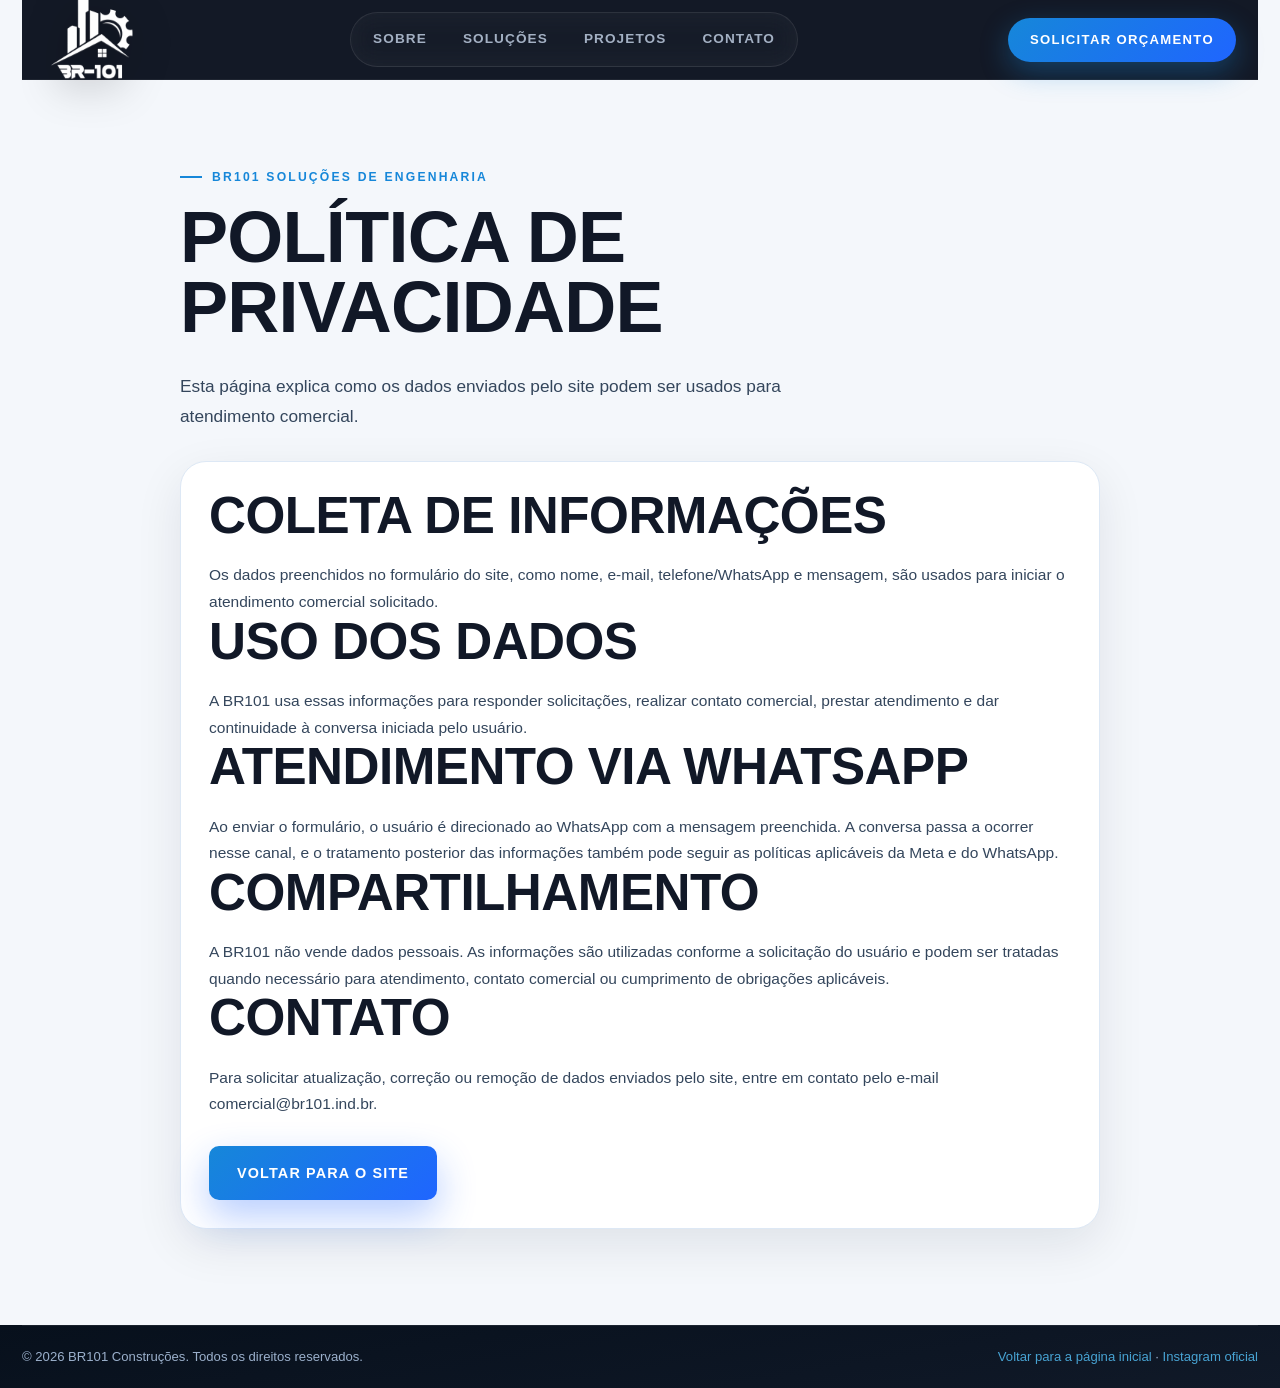
<file: politica-de-privacidade.html>
<!DOCTYPE html>
<html lang="pt-BR">
<head>
<meta charset="utf-8"/>
<meta content="width=device-width, initial-scale=1.0" name="viewport"/>
<meta content="Política de Privacidade da BR101 Soluções de Engenharia." name="description"/>
<meta property="og:url" content="https://www.br101.ind.br/politica-de-privacidade.html"/>
<meta property="og:image" content="https://www.br101.ind.br/assets/img-webp/logo-br101.webp"/>
<meta name="twitter:image" content="https://www.br101.ind.br/assets/img-webp/logo-br101.webp"/>
<meta content="#0b1f3a" name="theme-color"/>
<link rel="canonical" href="https://www.br101.ind.br/politica-de-privacidade.html"/>
<link href="favicon.ico" rel="shortcut icon"/>
<link href="assets/img-webp/favicon-32.png" rel="icon" sizes="32x32" type="image/png"/>
<link href="assets/styles.css" rel="stylesheet"/>
<title>Política de Privacidade | BR101</title>
</head>
<body>
<header class="site-header" id="home">
<nav aria-label="Navegação principal" class="nav container">
<a aria-label="BR101 Soluções de Engenharia" class="logo" href="index.html#home"><img alt="BR101 Soluções de Engenharia" decoding="async" height="512" src="assets/img-webp/logo-br101-branca.webp" width="512"/></a>
<div class="nav-center" id="primary-menu"><div class="nav-links"><a href="index.html#sobre">Sobre</a><a href="index.html#produtos">Soluções</a><a href="index.html#portfolio">Projetos</a><a href="index.html#contato">Contato</a></div></div>
<div class="nav-right"><a class="nav-button magnetic" href="index.html#contato"><span>Solicitar orçamento</span></a></div>
<button aria-controls="primary-menu" aria-expanded="false" aria-label="Abrir menu" class="menu-toggle" type="button"><span></span><span></span><span></span></button>
</nav>
</header>
<main>
<section class="section" style="padding-top: 160px;">
<div class="container" style="max-width: 920px;">
<p class="eyebrow">BR101 Soluções de Engenharia</p>
<h1 style="font-size: clamp(2.3rem, 6vw, 4.5rem);">Política de Privacidade</h1>
<p class="lead">Esta página explica como os dados enviados pelo site podem ser usados para atendimento comercial.</p>
<div class="about-card" style="margin-top: 30px;">
<h2>Coleta de informações</h2>
<p>Os dados preenchidos no formulário do site, como nome, e-mail, telefone/WhatsApp e mensagem, são usados para iniciar o atendimento comercial solicitado.</p>
<h2>Uso dos dados</h2>
<p>A BR101 usa essas informações para responder solicitações, realizar contato comercial, prestar atendimento e dar continuidade à conversa iniciada pelo usuário.</p>
<h2>Atendimento via WhatsApp</h2>
<p>Ao enviar o formulário, o usuário é direcionado ao WhatsApp com a mensagem preenchida. A conversa passa a ocorrer nesse canal, e o tratamento posterior das informações também pode seguir as políticas aplicáveis da Meta e do WhatsApp.</p>
<h2>Compartilhamento</h2>
<p>A BR101 não vende dados pessoais. As informações são utilizadas conforme a solicitação do usuário e podem ser tratadas quando necessário para atendimento, contato comercial ou cumprimento de obrigações aplicáveis.</p>
<h2>Contato</h2>
<p>Para solicitar atualização, correção ou remoção de dados enviados pelo site, entre em contato pelo e-mail <a href="mailto:comercial@br101.ind.br">comercial@br101.ind.br</a>.</p>
<p style="margin-top: 28px;"><a class="btn btn-primary" href="index.html#contato"><span>Voltar para o site</span></a></p>
</div>
</div>
</section>
</main>
<footer class="footer">
<div class="container footer-bottom">
<p>© 2026 BR101 Construções. Todos os direitos reservados.</p>
<p><a href="index.html">Voltar para a página inicial</a> · <a aria-label="Instagram da BR101 Construções" href="https://www.instagram.com/br101.construcoes/" rel="noopener noreferrer" target="_blank">Instagram oficial</a></p>
</div>
</footer>
<script src="assets/script.js" defer></script>
</body>
</html>
</file>
<file: assets/styles.css>
/*
  BR101 Soluções de Engenharia — CSS completo melhorado
  Design: Industrial-Técnico | Barlow Condensed + DM Sans
  Estrutura:
  1.  Variáveis e reset
  2.  Tipografia
  3.  Componentes globais (botões, eyebrow, container)
  4.  Header e navegação
  5.  Hero
  6.  Trust Strip
  7.  Sobre
  8.  Capacidade Industrial
  9.  Feature Project (Grandes Projetos)
  10. Soluções / Carousel
  11. Processo / Showcase
  12. Galeria / Portfólio
  13. Contato
  14. Footer
  15. Floating WhatsApp
  16. Animações e microinterações
  17. Responsivo
*/

/* ==========================================================
   1. VARIÁVEIS E RESET
========================================================== */
:root {
  /* Cores base */
  --navy:        #0b1220;
  --navy-dark:   #07101c;
  --navy-mid:    #101928;
  --navy-soft:   #162238;
  --navy-card:   #1a2840;

  /* Paleta de marca */
  --blue:        #1687d9;
  --blue-strong: #1f65ff;
  --cyan:        #56c7ff;
  --orange:      #f4611a;
  --orange-dark: #c94e10;

  /* Texto / neutros */
  --white:       #ffffff;
  --bg:          #f4f7fb;
  --bg-soft:     #eef3fa;
  --text:        #111827;
  --muted:       #34465c;
  --line:        #dde8f5;

  /* Sombras */
  --shadow-sm:   0 8px 28px rgba(16,25,40,0.06);
  --shadow-md:   0 16px 48px rgba(16,25,40,0.09);
  --shadow-lg:   0 28px 72px rgba(16,25,40,0.16);

  /* Radii */
  --radius-sm:   10px;
  --radius-md:   18px;
  --radius-lg:   26px;

  /* Ease */
  --ease:        cubic-bezier(0.22, 0.9, 0.24, 1);
}

*, *::before, *::after { box-sizing: border-box; margin: 0; padding: 0; }
html {
  scroll-behavior: smooth;
  overflow-x: hidden;
}

body {
  font-family: 'DM Sans', 'Segoe UI', Arial, system-ui, sans-serif;
  background: var(--bg);
  color: var(--text);
  overflow-x: hidden;
  line-height: 1.65;
}

body.mobile-nav-open {
  overflow: hidden;
  touch-action: none;
}

a  { color: inherit; text-decoration: none; }
img {
  display: block;
  max-width: 100%;
  height: auto;
}

/* ==========================================================
   2. TIPOGRAFIA
========================================================== */
h1, h2, h3 {
  font-family: 'Barlow Condensed', 'Arial Narrow', 'Segoe UI', sans-serif;
  font-weight: 900;
  text-transform: uppercase;
  letter-spacing: -0.01em;
  line-height: 0.97;
  overflow-wrap: anywhere;
}

h1 {
  font-size: clamp(3.2rem, 6.5vw, 6rem);
  margin-bottom: 28px;
}

h1 em {
  font-style: normal;
  color: var(--cyan);
}

h2 {
  font-size: clamp(2rem, 4vw, 3.4rem);
  margin-bottom: 20px;
  line-height: 1.02;
}

h3 {
  font-size: 1.2rem;
  letter-spacing: 0.02em;
  margin-bottom: 10px;
}

p { margin-top: 0; }

.section-copy {
  color: var(--muted);
  font-size: 0.97rem;
  line-height: 1.75;
  margin-bottom: 16px;
}

.lead {
  max-width: 680px;
  margin-bottom: 24px;
  color: var(--muted);
  font-size: 1.08rem;
  line-height: 1.75;
}

.lead.dark { color: rgba(215, 230, 250, 0.95); }

/* ==========================================================
   3. COMPONENTES GLOBAIS
========================================================== */
.container {
  width: min(1300px, calc(100% - 44px));
  margin-inline: auto;
}

.section { padding: 96px 0; }

/* Eyebrow label */
.eyebrow {
  display: inline-flex;
  align-items: center;
  gap: 10px;
  margin: 0 0 16px;
  font-family: 'Barlow Condensed', sans-serif;
  font-size: 0.76rem;
  font-weight: 800;
  letter-spacing: 0.18em;
  text-transform: uppercase;
  color: var(--blue);
}

.eyebrow::before {
  content: '';
  display: block;
  width: 22px;
  height: 2px;
  background: currentColor;
  flex-shrink: 0;
}

.eyebrow.light { color: var(--cyan); }

/* Section title wrapper */
.section-title {
  max-width: 800px;
  margin-bottom: 40px;
}

.section-title.compact { margin-bottom: 0; }

/* Buttons */
.btn {
  position: relative;
  isolation: isolate;
  overflow: hidden;
  display: inline-flex;
  min-height: 54px;
  align-items: center;
  justify-content: center;
  padding: 0 28px;
  border: 0;
  border-radius: var(--radius-sm);
  font-family: 'Barlow Condensed', sans-serif;
  font-size: 0.9rem;
  font-weight: 800;
  letter-spacing: 0.08em;
  text-transform: uppercase;
  cursor: pointer;
  transition: transform 0.22s ease, box-shadow 0.22s ease;
  max-width: 100%;
  text-align: center;
}

.btn span {
  position: relative;
  z-index: 2;
  display: flex;
  align-items: center;
  justify-content: center;
  gap: 8px;
  min-width: 0;
}

/* Shimmer sweep */
.btn::before {
  content: '';
  position: absolute;
  inset: 0;
  z-index: 1;
  background: linear-gradient(120deg, transparent, rgba(255,255,255,0.28), transparent);
  transform: translateX(-130%);
  transition: transform 0.5s ease;
}

.btn:hover { transform: translateY(-3px); }
.btn:hover::before { transform: translateX(130%); }

.btn-primary {
  color: var(--white);
  background: linear-gradient(135deg, var(--blue), var(--blue-strong));
  box-shadow: 0 16px 38px rgba(31,101,255,0.32);
}

.btn-primary:hover {
  box-shadow: 0 22px 48px rgba(31,101,255,0.42);
}

.btn-ghost {
  color: var(--white);
  border: 1px solid rgba(255,255,255,0.56);
  background: rgba(255,255,255,0.13);
  backdrop-filter: blur(10px);
}

.btn-ghost:hover {
  border-color: rgba(86,199,255,0.9);
  background: rgba(86,199,255,0.18);
}

/* Tilt / magnetic helpers */
.tilt-card  { transform-style: preserve-3d; will-change: transform; }
.magnetic   { will-change: transform; }

/* ==========================================================
   4. HEADER E NAVEGAÇÃO
========================================================== */
.site-header {
  position: fixed;
  inset: 0 0 auto;
  z-index: 800;
  transition: background 0.35s ease, box-shadow 0.35s ease;
}

/* Top bar */
.header-top {
  background: linear-gradient(90deg, var(--navy-dark), var(--navy-mid));
  border-bottom: 1px solid rgba(255,255,255,0.06);
  padding: 9px 0;
}

.header-top-inner {
  display: flex;
  justify-content: space-between;
  align-items: center;
  font-family: 'Barlow Condensed', sans-serif;
  font-size: 0.75rem;
  font-weight: 700;
  letter-spacing: 0.1em;
  text-transform: uppercase;
  color: rgba(220,232,248,0.92);
  gap: 16px;
}

.header-top-contacts {
  display: flex;
  align-items: center;
  gap: 4px;
}

.header-top-inner a {
  color: rgba(200,215,235,0.85);
  display: inline-flex;
  align-items: center;
  gap: 6px;
  transition: color 0.2s;
}

.header-top-inner a:hover { color: var(--cyan); }

.top-divider {
  width: 1px;
  height: 14px;
  background: rgba(255,255,255,0.15);
  margin: 0 12px;
  display: inline-block;
  vertical-align: middle;
}

/* Main nav */
.nav {
  display: flex;
  height: 80px;
  align-items: center;
  justify-content: space-between;
  gap: 24px;
  background: rgba(10, 16, 30, 0.96);
  backdrop-filter: blur(18px);
  border-bottom: 1px solid rgba(255,255,255,0.06);
  padding: 0 22px;
  max-width: 100%;
  min-width: 0;
}

.logo {
  display: flex;
  align-items: center;
  flex: 0 0 auto;
}

.logo img {
  width: 96px;
  height: auto;
  filter: drop-shadow(0 8px 20px rgba(0,0,0,0.4));
  transition: transform 0.3s ease, filter 0.3s ease;
}

.logo:hover img {
  transform: translateY(-2px);
  filter: drop-shadow(0 12px 26px rgba(86,199,255,0.25));
}

.nav-center {
  flex: 1;
  display: flex;
  justify-content: center;
}

.nav-links {
  display: flex;
  align-items: center;
  gap: 4px;
  padding: 6px;
  border: 1px solid rgba(255,255,255,0.08);
  border-radius: 999px;
  background: rgba(255,255,255,0.05);
  backdrop-filter: blur(14px);
}

.nav-links a {
  padding: 9px 16px;
  border-radius: 999px;
  font-family: 'Barlow Condensed', sans-serif;
  font-size: 0.85rem;
  font-weight: 700;
  letter-spacing: 0.08em;
  text-transform: uppercase;
  color: rgba(200,215,235,0.8);
  white-space: nowrap;
  transition: background 0.22s ease, color 0.22s ease;
}

.nav-links a:hover {
  color: #fff;
  background: rgba(255,255,255,0.08);
}

.nav-links a.active {
  color: var(--cyan);
  background: rgba(86,199,255,0.1);
}

.nav-right {
  display: flex;
  align-items: center;
  gap: 12px;
  flex: 0 0 auto;
  min-width: 0;
}

.header-social {
  display: flex;
  align-items: center;
  gap: 8px;
}

.header-social a {
  display: grid;
  width: 38px;
  height: 38px;
  place-items: center;
  border: 1px solid rgba(255,255,255,0.1);
  border-radius: 50%;
  color: rgba(210,228,248,0.92);
  font-size: 1rem;
  background: rgba(255,255,255,0.05);
  transition: color 0.22s, background 0.22s, transform 0.22s;
}

.header-social a:hover {
  color: var(--cyan);
  background: rgba(86,199,255,0.1);
  transform: translateY(-2px);
}

.nav-button {
  display: inline-flex;
  height: 44px;
  align-items: center;
  justify-content: center;
  padding: 0 22px;
  border-radius: 999px;
  font-family: 'Barlow Condensed', sans-serif;
  font-size: 0.82rem;
  font-weight: 800;
  letter-spacing: 0.1em;
  text-transform: uppercase;
  color: #fff !important;
  background: linear-gradient(135deg, var(--blue), var(--blue-strong));
  box-shadow: 0 10px 28px rgba(22,135,217,0.35);
  transition: transform 0.22s ease, box-shadow 0.22s ease;
  white-space: nowrap;
}

.nav-button:hover {
  transform: translateY(-2px);
  box-shadow: 0 16px 36px rgba(22,135,217,0.48);
}

/* Mobile toggle */
.menu-toggle {
  display: none;
  width: 44px;
  height: 44px;
  align-items: center;
  justify-content: center;
  flex-direction: column;
  gap: 5px;
  border: 1px solid rgba(255,255,255,0.12);
  border-radius: var(--radius-sm);
  background: rgba(255,255,255,0.07);
  backdrop-filter: blur(10px);
  cursor: pointer;
  transition: background 0.25s;
  flex: 0 0 auto;
}

.menu-toggle span {
  display: block;
  width: 22px;
  height: 2px;
  background: rgba(200,215,235,0.9);
  border-radius: 2px;
  transition: transform 0.3s var(--ease), opacity 0.22s;
}

.menu-toggle:focus-visible,
.nav-links a:focus-visible {
  outline: 2px solid var(--cyan);
  outline-offset: 4px;
}

/* ==========================================================
   5. HERO
========================================================== */
.hero {
  position: relative;
  display: flex;
  min-height: 100vh;
  align-items: center;
  overflow: hidden;
  padding-top: 122px; /* header-top + nav */
  background: #060d1a;
}

.hero-video {
  position: absolute;
  inset: 0;
  z-index: 0;
  width: 100%;
  height: 100%;
  object-fit: cover;
  filter: brightness(0.65) contrast(1.1) saturate(1.1);
  transform: scale(1.04);
}

/* Blueprint grid overlay */
.hero-grid-overlay {
  position: absolute;
  inset: 0;
  z-index: 1;
  background-image:
    linear-gradient(rgba(86,199,255,0.05) 1px, transparent 1px),
    linear-gradient(90deg, rgba(86,199,255,0.05) 1px, transparent 1px);
  background-size: 60px 60px;
  pointer-events: none;
}

/* Gradient overlays */
.hero::after {
  content: '';
  position: absolute;
  inset: 0;
  z-index: 2;
  background:
    radial-gradient(circle at 75% 25%, rgba(86,199,255,0.14), transparent 30%),
    linear-gradient(95deg, rgba(6,13,26,0.72) 0%, rgba(6,13,26,0.32) 55%, rgba(6,13,26,0.16) 100%),
    linear-gradient(0deg, rgba(6,13,26,0.45) 0%, transparent 40%);
}

/* Decorative stripe */
.hero::before {
  content: '';
  position: absolute;
  top: 0;
  left: 0;
  width: 4px;
  height: 100%;
  z-index: 3;
  background: linear-gradient(to bottom, var(--cyan), transparent 60%);
  opacity: 0.6;
}

.orb {
  position: absolute;
  z-index: 3;
  border-radius: 50%;
  filter: blur(3px);
  animation: float 7s ease-in-out infinite;
}

.orb-1 {
  top: 28%; right: 14%;
  width: 160px; height: 160px;
  background: rgba(86,199,255,0.18);
  opacity: 0.5;
}

.orb-2 {
  bottom: 20%; right: 38%;
  width: 80px; height: 80px;
  background: rgba(31,101,255,0.22);
  opacity: 0.45;
  animation-delay: 1.2s;
}

@keyframes float {
  0%, 100% { transform: translateY(0); }
  50%       { transform: translateY(-18px); }
}

.hero-content {
  position: relative;
  z-index: 4;
  max-width: 860px;
  padding: 80px 0 100px;
  color: var(--white);
}

/* Kicker line above h1 */
.hero-kicker {
  display: inline-flex;
  align-items: center;
  gap: 10px;
  margin-bottom: 22px;
  font-family: 'Barlow Condensed', sans-serif;
  font-size: 0.76rem;
  font-weight: 800;
  letter-spacing: 0.2em;
  text-transform: uppercase;
  color: var(--cyan);
  opacity: 0.9;
}

.hero-kicker-dot {
  width: 8px;
  height: 8px;
  border-radius: 50%;
  background: var(--cyan);
  animation: pulse-dot 2s ease-in-out infinite;
}

@keyframes pulse-dot {
  0%, 100% { opacity: 1; transform: scale(1); }
  50%       { opacity: 0.4; transform: scale(0.6); }
}

.hero-text {
  max-width: 640px;
  margin-bottom: 36px;
  font-size: 1.12rem;
  line-height: 1.75;
  color: rgba(225,236,252,0.95);
}

/* Proof pills */
.hero-proof {
  display: flex;
  flex-wrap: wrap;
  gap: 10px;
  margin-bottom: 36px;
}

.hero-proof span {
  display: inline-flex;
  align-items: center;
  gap: 7px;
  padding: 8px 16px;
  border: 1px solid rgba(255,255,255,0.14);
  border-radius: 999px;
  font-family: 'Barlow Condensed', sans-serif;
  font-size: 0.78rem;
  font-weight: 700;
  letter-spacing: 0.1em;
  text-transform: uppercase;
  color: rgba(220,235,255,0.95);
  background: rgba(255,255,255,0.06);
  backdrop-filter: blur(8px);
}

.hero-actions {
  display: flex;
  flex-wrap: wrap;
  gap: 14px;
}

/* Scroll indicator */
.hero-scroll-indicator {
  position: absolute;
  bottom: 32px;
  left: 50%;
  transform: translateX(-50%);
  z-index: 5;
  display: flex;
  flex-direction: column;
  align-items: center;
  gap: 10px;
}

.hero-scroll-indicator span:first-child {
  display: block;
  width: 1px;
  height: 48px;
  background: linear-gradient(to bottom, rgba(86,199,255,0.8), transparent);
  animation: scroll-line 2s ease-in-out infinite;
}

@keyframes scroll-line {
  0%, 100% { opacity: 0.6; transform: scaleY(1); transform-origin: top; }
  50%       { opacity: 1;   transform: scaleY(1.15); }
}

.hi-label {
  font-family: 'Barlow Condensed', sans-serif;
  font-size: 0.62rem;
  font-weight: 700;
  letter-spacing: 0.2em;
  text-transform: uppercase;
  color: rgba(86,199,255,0.85);
}

/* ==========================================================
   6. TRUST STRIP
========================================================== */
.trust-strip {
  background: linear-gradient(135deg, var(--navy-dark), var(--navy-mid));
  border-bottom: 1px solid rgba(255,255,255,0.06);
}

.trust-strip-grid {
  display: grid;
  grid-template-columns: 1fr auto 1fr auto 1fr;
  align-items: center;
  gap: 0;
  padding: 36px 0;
}

.trust-item {
  display: flex;
  align-items: flex-start;
  gap: 16px;
  padding: 0 32px;
}

.trust-icon {
  font-size: 1.6rem;
  color: var(--cyan);
  flex-shrink: 0;
  margin-top: 2px;
}

.trust-item strong {
  display: block;
  font-family: 'Barlow Condensed', sans-serif;
  font-size: 1.05rem;
  font-weight: 800;
  text-transform: uppercase;
  letter-spacing: 0.05em;
  color: var(--white);
  margin-bottom: 4px;
}

.trust-item span {
  display: block;
  font-size: 0.88rem;
  line-height: 1.55;
  color: rgba(195,215,240,0.92);
}

.trust-divider {
  width: 1px;
  height: 52px;
  background: rgba(255,255,255,0.1);
  flex-shrink: 0;
}

/* ==========================================================
   7. SOBRE
========================================================== */
.about {
  background: var(--white);
}

.about-grid {
  display: grid;
  grid-template-columns: 1fr 1fr;
  gap: 72px;
  align-items: center;
}

.about h2 { color: var(--text); }
.about .lead { color: var(--muted); }

.about-cta {
  margin-top: 32px;
}

.about-card {
  border: 1px solid var(--line);
  border-radius: var(--radius-lg);
  background: var(--white);
  box-shadow: var(--shadow-md);
  padding: 28px;
  transition: box-shadow 0.3s ease;
}

.about-card:hover {
  box-shadow: var(--shadow-lg);
}

.about-image {
  position: relative;
  overflow: hidden;
  margin-bottom: 22px;
  border-radius: var(--radius-md);
}

.about-image img {
  width: 100%;
  height: 260px;
  object-fit: cover;
  transition: transform 0.5s ease;
}

.about-card:hover .about-image img {
  transform: scale(1.05);
}

.about-image-badge {
  position: absolute;
  bottom: 16px;
  right: 16px;
  padding: 10px 16px;
  background: rgba(10,16,30,0.85);
  border: 1px solid rgba(86,199,255,0.3);
  border-radius: var(--radius-sm);
  backdrop-filter: blur(10px);
  font-family: 'Barlow Condensed', sans-serif;
  font-size: 0.78rem;
  font-weight: 800;
  letter-spacing: 0.1em;
  text-transform: uppercase;
  color: var(--cyan);
  text-align: center;
  line-height: 1.3;
}

.about-card > p {
  color: var(--muted);
  font-size: 0.97rem;
  line-height: 1.72;
  font-weight: 500;
  margin-bottom: 0;
}

.numbers {
  display: grid;
  grid-template-columns: repeat(3, 1fr);
  gap: 12px;
  margin-top: 22px;
}

.numbers div {
  padding: 16px;
  border: 1px solid var(--line);
  border-radius: var(--radius-md);
  background: linear-gradient(180deg, var(--bg) 0%, var(--white) 100%);
  text-align: center;
  transition: transform 0.25s ease, border-color 0.25s;
}

.numbers div:hover {
  transform: translateY(-4px);
  border-color: rgba(22,135,217,0.3);
}

.numbers strong {
  display: block;
  font-family: 'Barlow Condensed', sans-serif;
  font-size: 1.8rem;
  font-weight: 900;
  color: var(--blue);
  line-height: 1;
  margin-bottom: 4px;
}

.numbers span {
  font-size: 0.75rem;
  font-weight: 700;
  color: var(--muted);
  text-transform: uppercase;
  letter-spacing: 0.08em;
}

/* ==========================================================
   8. CAPACIDADE INDUSTRIAL
========================================================== */
.capability {
  background:
    radial-gradient(circle at 0% 50%, rgba(22,135,217,0.06), transparent 40%),
    var(--bg-soft);
  border-top: 1px solid var(--line);
  border-bottom: 1px solid var(--line);
}

.capability-grid {
  display: grid;
  grid-template-columns: 1fr 1fr;
  gap: 72px;
  align-items: start;
}

.capability-copy h2 { color: var(--text); }

.capability-cards {
  display: grid;
  gap: 16px;
}

.capability-card {
  position: relative;
  overflow: hidden;
  padding: 32px;
  border: 1px solid var(--line);
  border-radius: var(--radius-md);
  background: var(--white);
  box-shadow: var(--shadow-sm);
  transition: box-shadow 0.3s ease, transform 0.3s ease, border-color 0.3s;
}

.capability-card::before {
  content: '';
  position: absolute;
  bottom: 0; left: 0; right: 0;
  height: 3px;
  background: linear-gradient(90deg, var(--blue), var(--cyan));
  transform: scaleX(0);
  transform-origin: left;
  transition: transform 0.4s var(--ease);
}

.capability-card:hover {
  box-shadow: var(--shadow-md);
  transform: translateY(-4px);
  border-color: rgba(22,135,217,0.2);
}

.capability-card:hover::before { transform: scaleX(1); }

.capability-card > span {
  display: inline-grid;
  width: 52px;
  height: 52px;
  place-items: center;
  margin-bottom: 18px;
  border-radius: 14px;
  color: var(--blue);
  background: rgba(22,135,217,0.08);
  border: 1px solid rgba(22,135,217,0.15);
  font-family: 'Barlow Condensed', sans-serif;
  font-size: 1.1rem;
  font-weight: 900;
  transition: background 0.28s, color 0.28s;
}

.capability-card:hover > span {
  color: var(--white);
  background: linear-gradient(135deg, var(--blue), var(--blue-strong));
}

.capability-card h3 { color: var(--text); }
.capability-card p  { color: var(--muted); font-weight: 500; line-height: 1.7; }

/* ==========================================================
   9. FEATURE PROJECT (GRANDES PROJETOS)
========================================================== */
.feature-project {
  background: linear-gradient(135deg, #07101e 0%, #0d1927 60%, #131f32 100%);
  border-top: 1px solid rgba(255,255,255,0.06);
  position: relative;
  overflow: hidden;
}

/* Blueprint grid */
.feature-project::before {
  content: '';
  position: absolute;
  inset: 0;
  background-image:
    linear-gradient(rgba(244,97,26,0.04) 1px, transparent 1px),
    linear-gradient(90deg, rgba(244,97,26,0.04) 1px, transparent 1px);
  background-size: 56px 56px;
  pointer-events: none;
}

.fp-inner {
  position: relative;
  z-index: 1;
}

.fp-label {
  display: inline-flex;
  align-items: center;
  gap: 10px;
  margin-bottom: 36px;
  padding: 7px 18px;
  border: 1px solid rgba(244,97,26,0.35);
  border-radius: 4px;
  background: rgba(244,97,26,0.08);
  font-family: 'Barlow Condensed', sans-serif;
  font-size: 0.72rem;
  font-weight: 800;
  letter-spacing: 0.18em;
  text-transform: uppercase;
  color: #f4611a;
}

.fp-label-dot {
  width: 7px;
  height: 7px;
  border-radius: 50%;
  background: #f4611a;
  animation: pulse-dot 2s ease-in-out infinite;
}

.fp-content {
  display: grid;
  grid-template-columns: 1fr 1fr;
  gap: 72px;
  align-items: center;
}

.fp-text h2 {
  color: var(--white);
  font-size: clamp(2.2rem, 4vw, 3.8rem);
  margin-bottom: 18px;
}

.fp-text p {
  color: rgba(205,220,245,0.95);
  font-size: 1.02rem;
  line-height: 1.78;
  margin-bottom: 28px;
}

.fp-tags {
  display: flex;
  flex-wrap: wrap;
  gap: 8px;
  margin-bottom: 32px;
}

.fp-tags span {
  padding: 5px 14px;
  border: 1px solid rgba(244,97,26,0.3);
  border-radius: 4px;
  background: rgba(244,97,26,0.08);
  font-family: 'Barlow Condensed', sans-serif;
  font-size: 0.72rem;
  font-weight: 800;
  letter-spacing: 0.1em;
  text-transform: uppercase;
  color: #f4611a;
}

.fp-text .btn-primary {
  background: linear-gradient(135deg, #f4611a, #c94e10);
  box-shadow: 0 16px 38px rgba(244,97,26,0.3);
}

.fp-text .btn-primary:hover {
  box-shadow: 0 22px 48px rgba(244,97,26,0.42);
}

.fp-visual {
  position: relative;
  border-radius: var(--radius-lg);
  overflow: hidden;
  border: 1px solid rgba(255,255,255,0.08);
  box-shadow: 0 32px 72px rgba(0,0,0,0.4);
}

.fp-visual img {
  width: 100%;
  height: 360px;
  object-fit: cover;
  transition: transform 0.5s var(--ease);
}

.fp-visual:hover img { transform: scale(1.05); }

.fp-visual-badge {
  position: absolute;
  bottom: 20px;
  right: 20px;
  padding: 12px 18px;
  background: rgba(10,16,30,0.88);
  border: 1px solid rgba(244,97,26,0.4);
  border-radius: var(--radius-sm);
  backdrop-filter: blur(12px);
  font-family: 'Barlow Condensed', sans-serif;
  font-size: 0.72rem;
  font-weight: 800;
  letter-spacing: 0.12em;
  text-transform: uppercase;
  color: #f4611a;
  text-align: center;
  line-height: 1.4;
}

/* ==========================================================
   10. SOLUÇÕES / CAROUSEL
========================================================== */
.products {
  overflow: hidden;
  background: var(--white);
}

.carousel-heading {
  display: flex;
  align-items: flex-end;
  justify-content: space-between;
  gap: 24px;
  margin-bottom: 32px;
}

.carousel-controls {
  display: flex;
  gap: 10px;
  flex-shrink: 0;
}

.carousel-btn {
  position: relative;
  isolation: isolate;
  overflow: hidden;
  width: 52px;
  height: 52px;
  border: 1px solid var(--line);
  border-radius: var(--radius-sm);
  background: var(--white);
  box-shadow: var(--shadow-sm);
  font-size: 1.8rem;
  font-weight: 900;
  line-height: 1;
  cursor: pointer;
  color: var(--blue);
  transition: transform 0.22s ease, color 0.22s ease, background 0.22s ease, box-shadow 0.22s ease;
}

.carousel-btn::before {
  content: '';
  position: absolute;
  inset: 0;
  z-index: -1;
  background: linear-gradient(135deg, var(--blue), var(--blue-strong));
  opacity: 0;
  transition: opacity 0.22s;
}

.carousel-btn:hover {
  color: var(--white);
  border-color: transparent;
  box-shadow: 0 14px 32px rgba(31,101,255,0.28);
  transform: translateY(-2px);
}

.carousel-btn:hover::before { opacity: 1; }

.product-carousel {
  position: relative;
  overflow: hidden;
  padding: 8px 2px 24px;
  cursor: grab;
}

.product-carousel:active { cursor: grabbing; }

/* Edge fade */
.product-carousel::before,
.product-carousel::after {
  content: '';
  position: absolute;
  top: 0; bottom: 0;
  z-index: 3;
  width: 80px;
  pointer-events: none;
}

.product-carousel::before {
  left: 0;
  background: linear-gradient(90deg, var(--white), transparent);
}

.product-carousel::after {
  right: 0;
  background: linear-gradient(270deg, var(--white), transparent);
}

.carousel-track {
  display: flex;
  align-items: stretch;
  gap: 22px;
  transition: transform 0.55s var(--ease);
  will-change: transform;
  min-width: 0;
}

.product-card {
  position: relative;
  isolation: isolate;
  display: flex;
  flex: 0 0 calc((100% - 44px) / 3);
  min-height: 400px;
  flex-direction: column;
  justify-content: space-between;
  overflow: hidden;
  padding: 26px;
  border: 1px solid rgba(210,226,245,0.9);
  border-radius: var(--radius-lg);
  background: linear-gradient(180deg, var(--white), var(--bg));
  box-shadow: var(--shadow-sm);
  transition: box-shadow 0.32s var(--ease), border-color 0.32s ease, transform 0.2s ease;
}

/* Accent bottom bar */
.product-card::after {
  content: '';
  position: absolute;
  inset: auto 20px 0;
  height: 3px;
  border-radius: 99px;
  background: linear-gradient(90deg, var(--blue), var(--cyan));
  transform: scaleX(0);
  transform-origin: left;
  transition: transform 0.32s ease;
}

.product-card:hover,
.product-card.is-active {
  border-color: rgba(22,135,217,0.35);
  box-shadow: 0 24px 64px rgba(16,25,40,0.13);
}

.product-card:hover::after { transform: scaleX(1); }

.product-card img {
  width: 100%;
  height: 230px;
  margin-bottom: 22px;
  padding: 14px;
  border-radius: var(--radius-md);
  object-fit: contain;
  background: radial-gradient(circle at center, var(--white), var(--bg-soft));
  box-shadow: inset 0 0 0 1px rgba(220,232,248,0.8);
  filter: drop-shadow(0 14px 22px rgba(16,25,40,0.08));
  transition: transform 0.38s ease, filter 0.38s ease;
}

.product-card:hover img,
.product-card.is-active img {
  transform: translateY(-8px) scale(1.07);
  filter: drop-shadow(0 24px 28px rgba(16,25,40,0.14));
}

.product-card > div > span {
  display: inline-grid;
  width: 46px;
  height: 46px;
  place-items: center;
  margin-bottom: 16px;
  border-radius: 14px;
  font-family: 'Barlow Condensed', sans-serif;
  font-weight: 900;
  font-size: 1rem;
  color: var(--blue);
  background: rgba(22,135,217,0.08);
  border: 1px solid rgba(22,135,217,0.12);
  transition: background 0.28s, color 0.28s, transform 0.28s;
}

.product-card:hover > div > span {
  color: var(--white);
  background: linear-gradient(135deg, var(--blue), var(--blue-strong));
  transform: rotate(-4deg) scale(1.08);
}

.product-card h3 { color: var(--text); }

.product-card p {
  color: #34465c;
  font-size: 0.92rem;
  line-height: 1.65;
  font-weight: 500;
  margin: 0;
}

/* Dots */
.carousel-dots {
  display: flex;
  justify-content: center;
  gap: 8px;
  margin-top: 10px;
}

.carousel-dots button {
  width: 10px;
  height: 10px;
  border: 0;
  border-radius: 999px;
  background: var(--line);
  cursor: pointer;
  transition: width 0.28s ease, background 0.28s ease;
}

.carousel-dots button.active {
  width: 32px;
  background: linear-gradient(90deg, var(--blue), var(--cyan));
}

/* ==========================================================
   11. PROCESSO / SHOWCASE
========================================================== */
.showcase {
  position: relative;
  overflow: hidden;
  background: linear-gradient(135deg, #0c1524 0%, #152338 50%, #1a2d45 100%);
  color: var(--white);
}

/* Blueprint grid */
.showcase::after {
  content: '';
  position: absolute;
  inset: 0;
  background-image:
    linear-gradient(rgba(255,255,255,0.035) 1px, transparent 1px),
    linear-gradient(90deg, rgba(255,255,255,0.035) 1px, transparent 1px);
  background-size: 48px 48px;
  pointer-events: none;
  opacity: 0.6;
}

/* Glow orb */
.showcase::before {
  content: '';
  position: absolute;
  top: -120px; right: -120px;
  width: 420px; height: 420px;
  border-radius: 50%;
  background: rgba(86,199,255,0.12);
  filter: blur(8px);
}

.showcase-grid {
  position: relative;
  z-index: 2;
  display: grid;
  grid-template-columns: 1fr 1fr;
  gap: 72px;
  align-items: center;
}

.showcase-copy h2 { color: var(--white); }

.steps {
  position: relative;
  z-index: 2;
  display: grid;
  gap: 12px;
}

.icon-step {
  position: relative;
  overflow: hidden;
}

.icon-step > div {
  display: flex;
  align-items: center;
  gap: 18px;
  padding: 22px;
  border: 1px solid rgba(255,255,255,0.1);
  border-radius: var(--radius-md);
  background: rgba(255,255,255,0.06);
  backdrop-filter: blur(12px);
  transition: background 0.3s ease, transform 0.3s ease;
}

.icon-step > div:hover {
  background: rgba(255,255,255,0.1);
  transform: translateX(8px);
}

.icon-step strong {
  display: grid;
  min-width: 48px;
  height: 48px;
  place-items: center;
  border-radius: 14px;
  font-family: 'Barlow Condensed', sans-serif;
  font-size: 1.2rem;
  font-weight: 900;
  color: var(--cyan);
  background: rgba(86,199,255,0.1);
  flex-shrink: 0;
  transition: background 0.3s, transform 0.3s;
}

.icon-step > div:hover strong {
  background: rgba(86,199,255,0.18);
  transform: scale(1.08) rotate(-6deg);
}

.icon-step span {
  display: block;
  font-family: 'Barlow Condensed', sans-serif;
  font-size: 1.02rem;
  font-weight: 700;
  letter-spacing: 0.04em;
  text-transform: uppercase;
  color: var(--white);
  margin-bottom: 4px;
}

.icon-step em {
  display: block;
  font-style: normal;
  font-size: 0.84rem;
  color: rgba(185,205,235,0.92);
  line-height: 1.5;
}

/* ==========================================================
   12. GALERIA / PORTFÓLIO
========================================================== */
.gallery {
  background:
    radial-gradient(circle at 95% 10%, rgba(22,135,217,0.06), transparent 30%),
    var(--bg);
  border-top: 1px solid var(--line);
}

.gallery-header {
  display: flex;
  justify-content: space-between;
  align-items: flex-end;
  gap: 40px;
  margin-bottom: 44px;
}

.gallery-subtitle {
  max-width: 320px;
  text-align: right;
  font-size: 0.9rem;
  line-height: 1.65;
  color: #4a6280;
  font-weight: 500;
}

.gallery-grid {
  display: grid;
  grid-template-columns: repeat(3, 1fr);
  gap: 20px;
  margin-bottom: 48px;
}

.gallery-item {
  position: relative;
  overflow: hidden;
  border-radius: var(--radius-md);
  border: 1px solid var(--line);
  box-shadow: var(--shadow-sm);
}

.gallery-item img {
  width: 100%;
  height: 250px;
  object-fit: cover;
  filter: saturate(1.06) contrast(1.03);
  transition: transform 0.42s ease, filter 0.42s ease;
}

.gallery-item:hover img {
  transform: scale(1.06);
  filter: saturate(1.14) contrast(1.07);
}

.gallery-item-overlay {
  position: absolute;
  inset: 0;
  background: linear-gradient(to top, rgba(10,16,30,0.75), transparent);
  display: flex;
  align-items: flex-end;
  padding: 20px;
  opacity: 0;
  transition: opacity 0.3s ease;
}

.gallery-item:hover .gallery-item-overlay { opacity: 1; }

.gallery-item-overlay span {
  font-family: 'Barlow Condensed', sans-serif;
  font-size: 0.88rem;
  font-weight: 700;
  letter-spacing: 0.1em;
  text-transform: uppercase;
  color: var(--white);
}

.gallery-cta {
  text-align: center;
}

/* ==========================================================
   13. CONTATO
========================================================== */
.contact {
  background: linear-gradient(180deg, var(--bg-soft) 0%, var(--white) 100%);
  border-top: 1px solid var(--line);
}

.contact-grid {
  display: grid;
  grid-template-columns: 1fr 1fr;
  gap: 72px;
  align-items: start;
}

.contact > .container > div > h2 { color: var(--text); }

.contact > .container > div > p {
  color: #34465c;
  font-size: 1rem;
  line-height: 1.75;
}

.contact-list {
  display: grid;
  gap: 12px;
  margin-top: 24px;
  margin-bottom: 28px;
}

.contact-list a,
.contact-list span {
  display: inline-flex;
  align-items: center;
  gap: 10px;
  font-family: 'Barlow Condensed', sans-serif;
  font-size: 1.02rem;
  font-weight: 800;
  letter-spacing: 0.04em;
  color: var(--text);
  transition: color 0.2s;
}

.contact-list a:hover { color: var(--blue); }

.contact-list i {
  color: var(--blue);
  width: 16px;
  text-align: center;
}

/* Contact badges */
.contact-badges {
  display: flex;
  flex-wrap: wrap;
  gap: 10px;
}

.contact-badge {
  display: inline-flex;
  align-items: center;
  gap: 8px;
  padding: 8px 14px;
  border: 1px solid var(--line);
  border-radius: 999px;
  font-family: 'Barlow Condensed', sans-serif;
  font-size: 0.75rem;
  font-weight: 800;
  letter-spacing: 0.08em;
  text-transform: uppercase;
  color: #34465c;
  background: var(--white);
}

.contact-badge i { color: var(--blue); }

/* Form */
.form {
  display: grid;
  gap: 18px;
  padding: 36px;
  border: 1px solid var(--line);
  border-radius: var(--radius-lg);
  background: var(--white);
  box-shadow: var(--shadow-md);
}

.form label {
  display: grid;
  gap: 7px;
  font-family: 'Barlow Condensed', sans-serif;
  font-size: 0.8rem;
  font-weight: 800;
  letter-spacing: 0.1em;
  text-transform: uppercase;
  color: var(--text);
}

input, textarea {
  width: 100%;
  padding: 14px 16px;
  border: 1px solid var(--line);
  border-radius: var(--radius-sm);
  outline: none;
  background: var(--bg);
  font: inherit;
  font-size: 0.95rem;
  color: var(--text);
  transition: border-color 0.25s ease, box-shadow 0.25s ease, background 0.25s;
}

input:focus, textarea:focus {
  border-color: var(--blue);
  background: var(--white);
  box-shadow: 0 0 0 3px rgba(22,135,217,0.12);
}

/* Honeypot */
.hp-field {
  position: absolute !important;
  left: -9999px !important;
  width: 1px !important;
  height: 1px !important;
  overflow: hidden !important;
  opacity: 0 !important;
  pointer-events: none !important;
}

.privacy-check {
  display: grid !important;
  grid-template-columns: 18px 1fr;
  gap: 10px;
  align-items: start;
  color: #34465c;
  font-size: 0.85rem;
  font-weight: 500;
  line-height: 1.55;
  text-transform: none;
  letter-spacing: 0;
}

.privacy-check input {
  width: 18px;
  height: 18px;
  margin-top: 2px;
  padding: 0;
  accent-color: var(--blue);
}

.privacy-check a { color: var(--blue); font-weight: 700; }

.form-note {
  margin: 0;
  color: #34465c;
  font-size: 0.82rem;
  line-height: 1.55;
  font-family: 'DM Sans', sans-serif;
  text-transform: none;
  letter-spacing: 0;
  font-weight: 500;
}

.form-status {
  min-height: 20px;
  font-size: 0.88rem;
  font-weight: 600;
  text-transform: none;
  letter-spacing: 0;
}

.form-status.is-success { color: #0ea55b; }
.form-status.is-error   { color: #e53e3e; }
.form-status.is-loading { color: var(--blue); }

/* ==========================================================
   14. FOOTER
========================================================== */
.footer {
  position: relative;
  background: linear-gradient(170deg, var(--navy-dark) 0%, var(--navy-mid) 100%);
  color: var(--white);
  overflow: hidden;
}

.footer-glow {
  position: absolute;
  top: 0; left: 50%;
  transform: translateX(-50%);
  width: 800px;
  height: 1px;
  background: linear-gradient(90deg, transparent, rgba(86,199,255,0.4), transparent);
}

/* Footer CTA strip */
.footer-cta {
  display: flex;
  justify-content: space-between;
  align-items: center;
  gap: 40px;
  padding: 64px 0;
  border-bottom: 1px solid rgba(255,255,255,0.08);
}

.footer-cta .eyebrow { color: rgba(86,199,255,0.9); }
.footer-cta h2 {
  color: var(--white);
  font-size: clamp(1.8rem, 3vw, 2.8rem);
  margin-bottom: 0;
  max-width: 600px;
}

/* Footer main */
.footer-main {
  display: grid;
  grid-template-columns: 2fr 1fr 1fr 1.3fr;
  gap: 48px;
  padding: 56px 0 48px;
}

.footer-brand img {
  width: 100px;
  height: auto;
  margin-bottom: 18px;
  opacity: 0.9;
}

.footer-brand p {
  font-size: 0.88rem;
  line-height: 1.72;
  color: rgba(190,212,240,0.92);
  max-width: 300px;
  margin-bottom: 22px;
}

.footer-social {
  display: flex;
  gap: 10px;
}

.footer-social a {
  display: grid;
  width: 36px;
  height: 36px;
  place-items: center;
  border: 1px solid rgba(255,255,255,0.1);
  border-radius: 50%;
  color: rgba(185,205,235,0.9);
  font-size: 0.95rem;
  transition: color 0.22s, border-color 0.22s, background 0.22s;
}

.footer-social a:hover {
  color: var(--cyan);
  border-color: rgba(86,199,255,0.35);
  background: rgba(86,199,255,0.08);
}

.footer-column h3 {
  font-family: 'Barlow Condensed', sans-serif;
  font-size: 0.72rem;
  font-weight: 800;
  letter-spacing: 0.18em;
  text-transform: uppercase;
  color: rgba(200,220,245,0.85);
  margin-bottom: 18px;
}

.footer-column a,
.footer-column span {
  display: block;
  font-size: 0.9rem;
  color: rgba(190,212,240,0.92);
  margin-bottom: 10px;
  transition: color 0.2s;
}

.footer-column a:hover { color: var(--cyan); }

.footer-highlight p {
  font-size: 0.88rem;
  line-height: 1.65;
  color: rgba(185,205,235,0.88);
  margin-bottom: 14px;
}

.footer-link {
  display: inline-block;
  font-family: 'Barlow Condensed', sans-serif;
  font-size: 0.78rem;
  font-weight: 700;
  letter-spacing: 0.1em;
  text-transform: uppercase;
  color: var(--cyan) !important;
  margin-bottom: 8px !important;
  transition: opacity 0.2s;
}

.footer-link:hover { opacity: 0.75; }

/* Footer bottom bar */
.footer-bottom {
  display: flex;
  justify-content: space-between;
  align-items: center;
  gap: 16px;
  padding: 20px 0;
  border-top: 1px solid rgba(255,255,255,0.07);
}

.footer-bottom p {
  font-size: 0.82rem;
  color: rgba(175,198,228,0.88);
}

.footer-bottom a {
  color: rgba(86,199,255,0.8);
  transition: color 0.2s;
}

.footer-bottom a:hover { color: var(--cyan); }

.back-to-top {
  display: grid;
  width: 40px;
  height: 40px;
  place-items: center;
  border: 1px solid rgba(255,255,255,0.1);
  border-radius: 50%;
  color: rgba(185,205,235,0.9);
  font-size: 1rem;
  transition: border-color 0.22s, color 0.22s, transform 0.22s;
}

.back-to-top:hover {
  border-color: var(--cyan);
  color: var(--cyan);
  transform: translateY(-3px);
}

/* ==========================================================
   15. FLOATING WHATSAPP
========================================================== */
.floating-whatsapp {
  position: fixed;
  right: 22px;
  bottom: 22px;
  z-index: 700;
  display: inline-flex;
  align-items: center;
  gap: 9px;
  padding: 13px 18px;
  border-radius: 999px;
  color: #fff;
  background: linear-gradient(135deg, #0ea55b, #12c878);
  box-shadow: 0 16px 42px rgba(0,0,0,0.28);
  font-family: 'Barlow Condensed', sans-serif;
  font-size: 0.88rem;
  font-weight: 800;
  letter-spacing: 0.08em;
  text-transform: uppercase;
  transition: transform 0.25s ease, filter 0.25s ease;
}

.floating-whatsapp i { font-size: 1.2rem; }

.floating-whatsapp:hover {
  transform: translateY(-3px);
  filter: brightness(1.07);
}

/* ==========================================================
   16. ANIMAÇÕES E MICROINTERAÇÕES
========================================================== */
.reveal {
  opacity: 0;
  transform: translateY(26px);
  transition: opacity 0.7s var(--ease), transform 0.7s var(--ease);
}

.reveal.visible {
  opacity: 1;
  transform: none;
}

.delay-1 { transition-delay: 0.1s; }
.delay-2 { transition-delay: 0.2s; }
.delay-3 { transition-delay: 0.3s; }
.delay-4 { transition-delay: 0.4s; }
.delay-5 { transition-delay: 0.5s; }

/* ==========================================================
   17. RESPONSIVO
========================================================== */

/* 1200px */
@media (max-width: 1200px) {
  .nav {
    gap: 14px;
    padding-inline: 16px;
  }

  .nav-links a {
    padding-inline: 12px;
  }

  .footer-main {
    grid-template-columns: 1fr 1fr;
  }
}

/* 1024px */
@media (max-width: 1024px) {
  .about-grid,
  .capability-grid,
  .contact-grid,
  .showcase-grid {
    grid-template-columns: 1fr;
    gap: 48px;
  }

  .fp-content {
    grid-template-columns: 1fr;
    gap: 40px;
  }

  .fp-visual img { height: 280px; }

  .footer-cta {
    flex-direction: column;
    text-align: center;
  }
}

/* 980px — Mobile menu threshold */
@media (max-width: 980px) {
  .site-header {
    background: rgba(10, 16, 30, 0.96);
  }

  .nav {
    height: 72px;
  }

  .trust-strip-grid {
    grid-template-columns: 1fr;
    gap: 0;
  }

  .trust-divider { display: none; }

  .trust-item {
    padding: 20px 0;
    border-bottom: 1px solid rgba(255,255,255,0.08);
  }

  .trust-item:last-child { border-bottom: none; }

  .nav-center {
    position: fixed;
    inset: 0;
    width: 100vw;
    min-height: 100vh;
    min-height: 100dvh;
    height: 100vh;
    height: 100dvh;
    z-index: 1000;
    display: flex;
    justify-content: flex-end;
    padding: clamp(10px, 2.2vw, 22px);
    background: rgba(3, 8, 18, 0.68);
    opacity: 0;
    visibility: hidden;
    pointer-events: none;
    transition:
      opacity 0.28s ease,
      visibility 0.28s ease;
  }

  .header-social { display: none; }
  .menu-toggle { display: flex; }

  .menu-toggle.open {
    position: fixed;
    top: max(18px, env(safe-area-inset-top));
    right: max(18px, env(safe-area-inset-right));
    z-index: 1010;
    background: rgba(255,255,255,0.1);
  }

  /* Mobile overlay menu */
  .nav-center.open {
    opacity: 1;
    visibility: visible;
    pointer-events: auto;
    backdrop-filter: blur(10px);
  }

  .nav-center .nav-links {
    align-items: stretch;
    flex-direction: column;
    justify-content: flex-start;
    gap: 10px;
    width: min(100%, 430px);
    height: auto;
    min-height: 0;
    align-self: stretch;
    margin-left: auto;
    padding:
      max(82px, calc(env(safe-area-inset-top) + 70px))
      clamp(18px, 4vw, 30px)
      max(24px, env(safe-area-inset-bottom));
    border: 1px solid rgba(255,255,255,0.12);
    border-radius: 22px;
    background:
      linear-gradient(160deg, rgba(22,34,56,0.98), rgba(7,16,28,0.99));
    box-shadow: -20px 0 72px rgba(0,0,0,0.42);
    text-align: left;
    overflow-y: auto;
    overscroll-behavior: contain;
    opacity: 0;
    transform: translateX(28px);
    transition: opacity 0.28s ease, transform 0.36s var(--ease);
  }

  .nav-center.open .nav-links {
    opacity: 1;
    transform: translateX(0);
  }

  .product-card {
    flex-basis: calc((100% - 22px) / 2);
  }

  .nav-center.open .nav-links a {
    display: flex;
    min-height: 54px;
    align-items: center;
    padding: 12px 16px;
    border: 1px solid rgba(255,255,255,0.08);
    border-radius: 12px;
    color: rgba(226,237,250,0.92);
    background: rgba(255,255,255,0.045);
    font-size: clamp(1.08rem, 3.2vw, 1.34rem);
    letter-spacing: 0.08em;
    white-space: normal;
  }

  .nav-center.open .nav-links a:hover {
    color: var(--cyan);
    background: rgba(86,199,255,0.08);
  }

  .menu-toggle.open span:nth-child(1) {
    transform: translateY(7px) rotate(45deg);
  }

  .menu-toggle.open span:nth-child(2) {
    opacity: 0;
    transform: scaleX(0);
  }

  .menu-toggle.open span:nth-child(3) {
    transform: translateY(-7px) rotate(-45deg);
  }

  body.mobile-nav-open .floating-whatsapp {
    opacity: 0;
    pointer-events: none;
    transform: translateY(14px);
  }

  .gallery-header {
    flex-direction: column;
    align-items: flex-start;
  }

  .gallery-subtitle { text-align: left; max-width: 100%; }

  .footer-main {
    grid-template-columns: 1fr;
    gap: 32px;
  }

  .footer-cta h2 { font-size: clamp(1.6rem, 5vw, 2.4rem); }

  .header-top-inner {
    flex-direction: column;
    gap: 4px;
    text-align: center;
    font-size: 0.68rem;
  }
}

/* 768px */
@media (max-width: 768px) {
  .section { padding: 72px 0; }

  .container {
    width: min(100% - 32px, 1300px);
  }

  h1 { font-size: clamp(2.45rem, 10vw, 4.5rem); }
  h2 { font-size: clamp(1.8rem, 6vw, 2.8rem); }

  .hero {
    min-height: auto;
    padding-top: 92px;
  }

  .hero-content {
    padding: 72px 0 80px;
  }

  .hero-text {
    font-size: 0.98rem;
    line-height: 1.68;
  }

  .hero-proof {
    gap: 8px;
  }

  .hero-scroll-indicator { display: none; }

  .hero-proof span { font-size: 0.72rem; padding: 7px 12px; }

  .hero-actions {
    flex-direction: column;
  }

  .hero-actions .btn {
    width: 100%;
    justify-content: center;
    padding-inline: 18px;
  }

  .carousel-heading {
    flex-direction: column;
    align-items: flex-start;
    gap: 16px;
  }

  .gallery-grid {
    grid-template-columns: repeat(2, minmax(0, 1fr));
    gap: 16px;
  }

  .gallery-item img { height: 220px; }

  .numbers { grid-template-columns: repeat(3, 1fr); }

  .fp-tags { gap: 6px; }

  .footer-bottom {
    flex-direction: column;
    text-align: center;
    gap: 12px;
  }

  .contact-grid { gap: 40px; }

  .form { padding: 24px; }

  .contact-badges { gap: 7px; }
  .contact-badge { font-size: 0.7rem; padding: 7px 12px; }
}

/* 640px */
@media (max-width: 640px) {
  .nav {
    gap: 10px;
    padding-inline: 14px;
  }

  .logo img {
    width: 82px;
  }

  .nav-button {
    display: none;
  }

  .product-carousel {
    padding-inline: 0;
  }

  .product-carousel::before,
  .product-carousel::after {
    width: 28px;
  }

  .product-card {
    flex-basis: 100%;
    min-height: 0;
    padding: 22px;
  }

  .product-card img {
    height: 190px;
  }

  .hero-proof span { width: 100%; justify-content: center; }

  .numbers { grid-template-columns: 1fr 1fr; }

  .trust-item { gap: 12px; }
  .trust-icon { font-size: 1.3rem; }

  .floating-whatsapp { right: 16px; bottom: 16px; padding: 12px 14px; }
  .floating-whatsapp span { display: none; }

  .about-image-badge { display: none; }
}

/* 480px */
@media (max-width: 480px) {
  .container {
    width: min(100% - 28px, 1300px);
  }

  .section { padding: 60px 0; }

  h1 {
    font-size: clamp(2.15rem, 12vw, 3.5rem);
    line-height: 0.98;
  }

  h2 {
    line-height: 1.05;
  }

  .btn {
    width: 100%;
    min-height: 50px;
    padding-inline: 16px;
    white-space: normal;
  }

  .hero-content {
    padding: 64px 0 68px;
  }

  .hero-kicker {
    width: 100%;
    justify-content: center;
    text-align: center;
  }

  .hero-actions {
    gap: 10px;
  }

  .numbers { grid-template-columns: 1fr; }
  .fp-visual img { height: 220px; }
  .header-top { display: none; }
  .hero { padding-top: 80px; }

  .nav-center {
    padding: 8px;
  }

  .nav-center .nav-links {
    border-radius: 18px;
    padding-inline: 14px;
  }

  .about-card,
  .capability-card,
  .product-card,
  .form {
    border-radius: 14px;
  }

  .about-card,
  .capability-card {
    padding: 22px;
  }

  .gallery-grid {
    grid-template-columns: 1fr;
  }

  .footer-cta {
    padding: 48px 0;
  }

  .footer-link {
    overflow-wrap: anywhere;
  }
}

@media (max-width: 360px) {
  .container {
    width: min(100% - 24px, 1300px);
  }

  .logo img {
    width: 76px;
  }

  .menu-toggle {
    width: 42px;
    height: 42px;
  }

  .hero-proof span,
  .contact-badge {
    white-space: normal;
    text-align: center;
  }
}

/* ── CONTRASTE MELHORADO — correções adicionais ── */

/* Textos em seções navy que herdavam --muted (escuro demais) */
.showcase .icon-step em {
  color: #bfd3e6;
}

.trust-item span {
  color: #d7e6f7;
}

.hero-text {
  color: #eaf3ff;
}

/* Footer brand paragraph */
.footer-brand p {
  color: #bfd3e6;
}

/* Norm disclaimer */
.hvac-norm-disclaimer p {
  color: #162238;
}

/* Areas card paragraph text */
.hvac-area-card p {
  color: rgba(190, 212, 240, 0.92);
}

/* Capability lead text on light bg */
.capability .lead.dark {
  color: rgba(15, 23, 42, 0.72);
}

/* Feature project paragraph */
.fp-text p {
  color: #d7e6f7;
}

/* CTA section paragraph */
.hvac-cta p {
  color: rgba(210, 228, 252, 0.95);
}

/* Mini pill text */
.hvac-mini-pill span {
  color: rgba(215, 232, 255, 0.95);
}

/* Contact strip */
.hvac-contact-strip {
  color: #bfd3e6;
}

/* Icon step description text */
.icon-step div em {
  color: #bfd3e6;
}

/* Showcase section lead paragraph */
.showcase-grid p {
  color: #d7e6f7 !important;
}

/* Gallery subtitle */
.gallery-subtitle {
  color: #5a7290;
}

/* Norm card paragraph */
.hvac-norm-card p {
  color: #4a6280;
}

/* Footer highlight paragraph */
.footer-highlight p {
  color: #bfd3e6;
}

/* Sobrescritas finais de contraste */
.hvac-area-card p { color: rgba(190,212,240,0.92) !important; }
.hvac-cta p       { color: rgba(210,228,252,0.95) !important; }
.hvac-mini-pill span { color: rgba(215,232,255,0.95) !important; }
.hvac-mini-pill em   { color: #bfd3e6 !important; }
</file>
